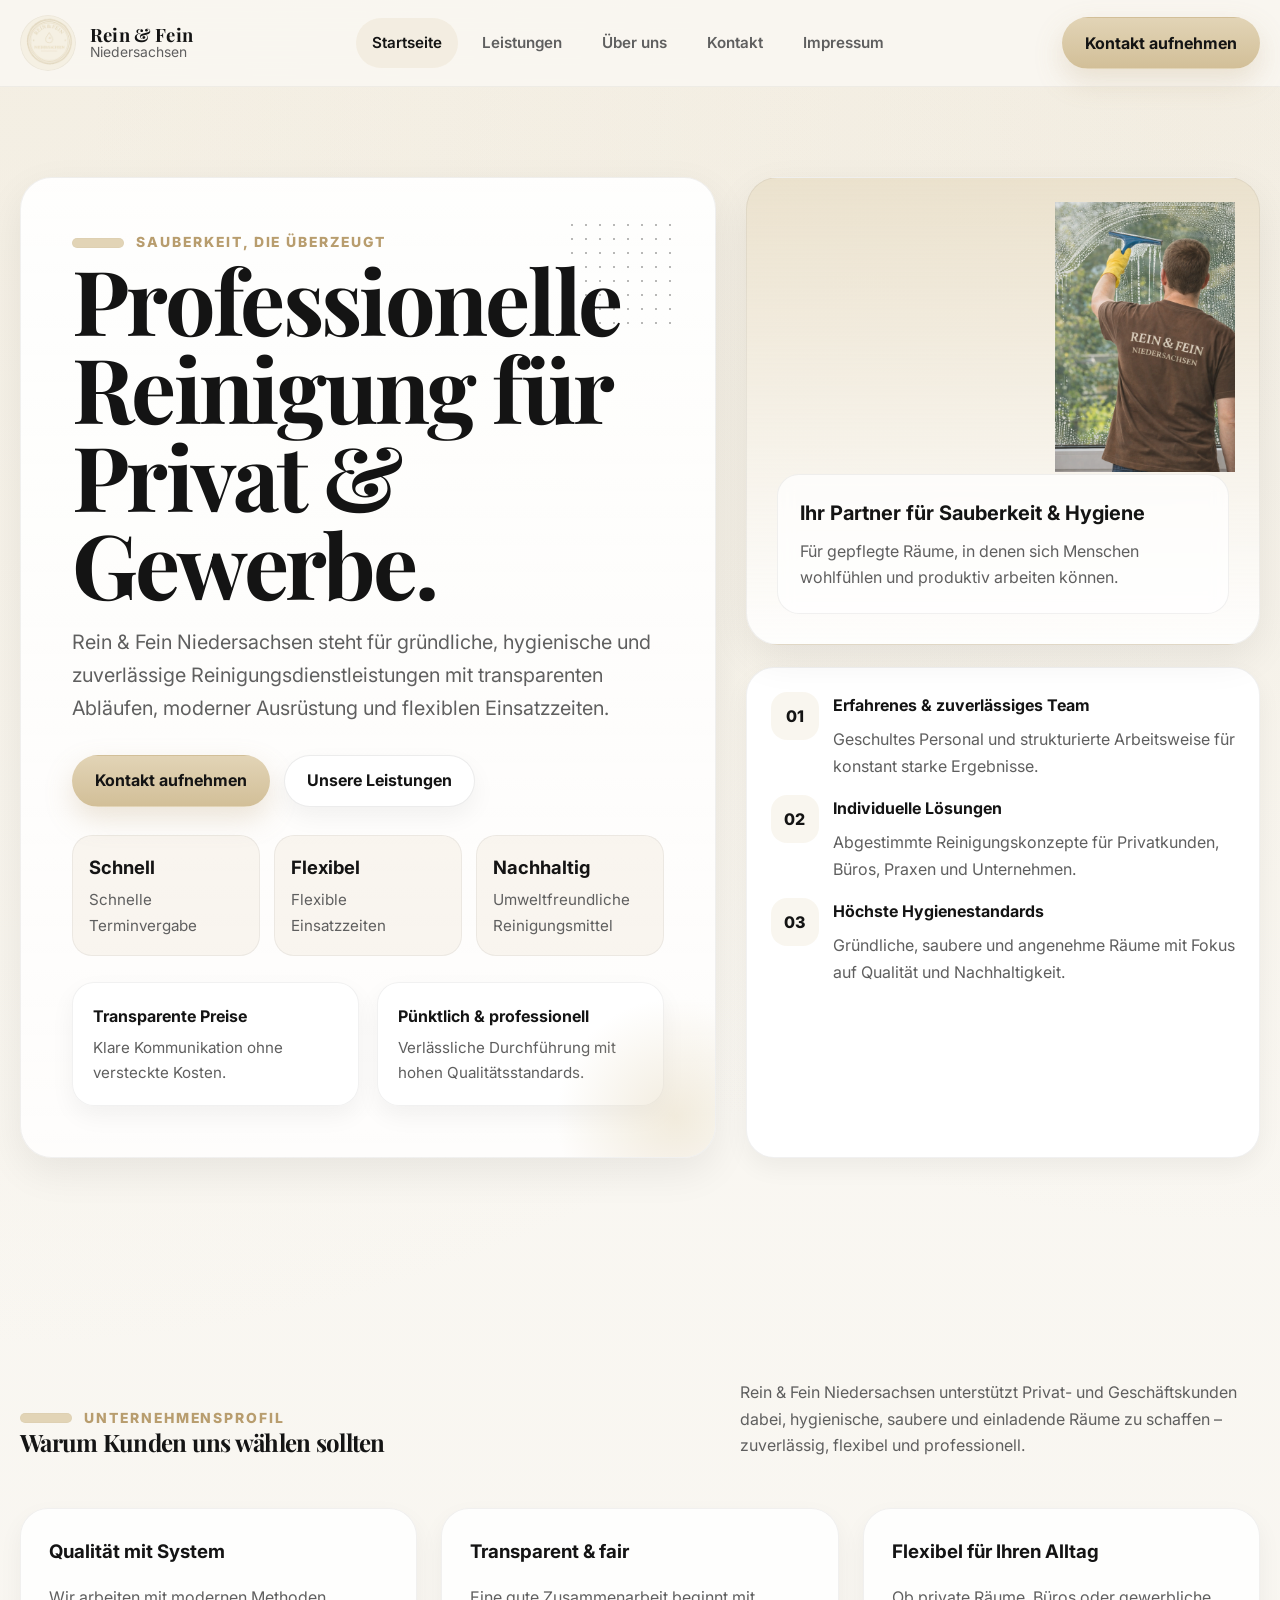
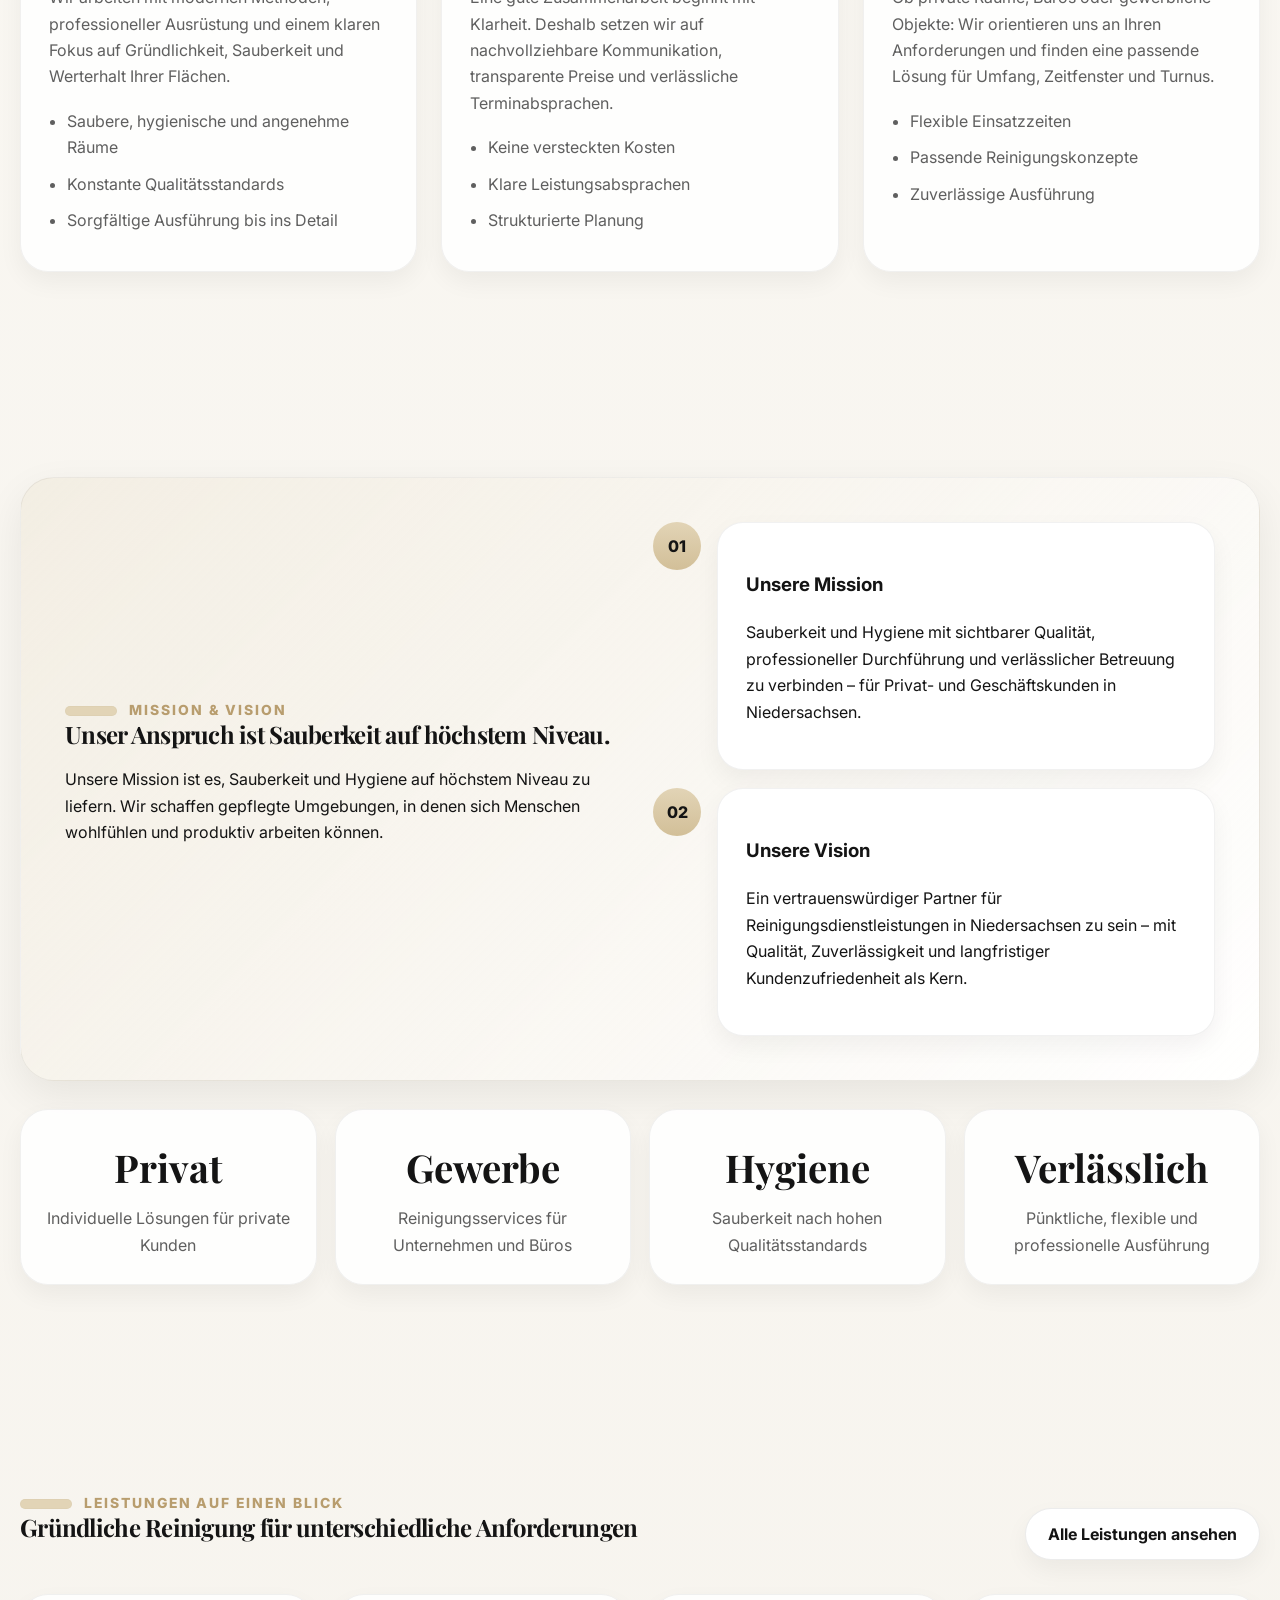
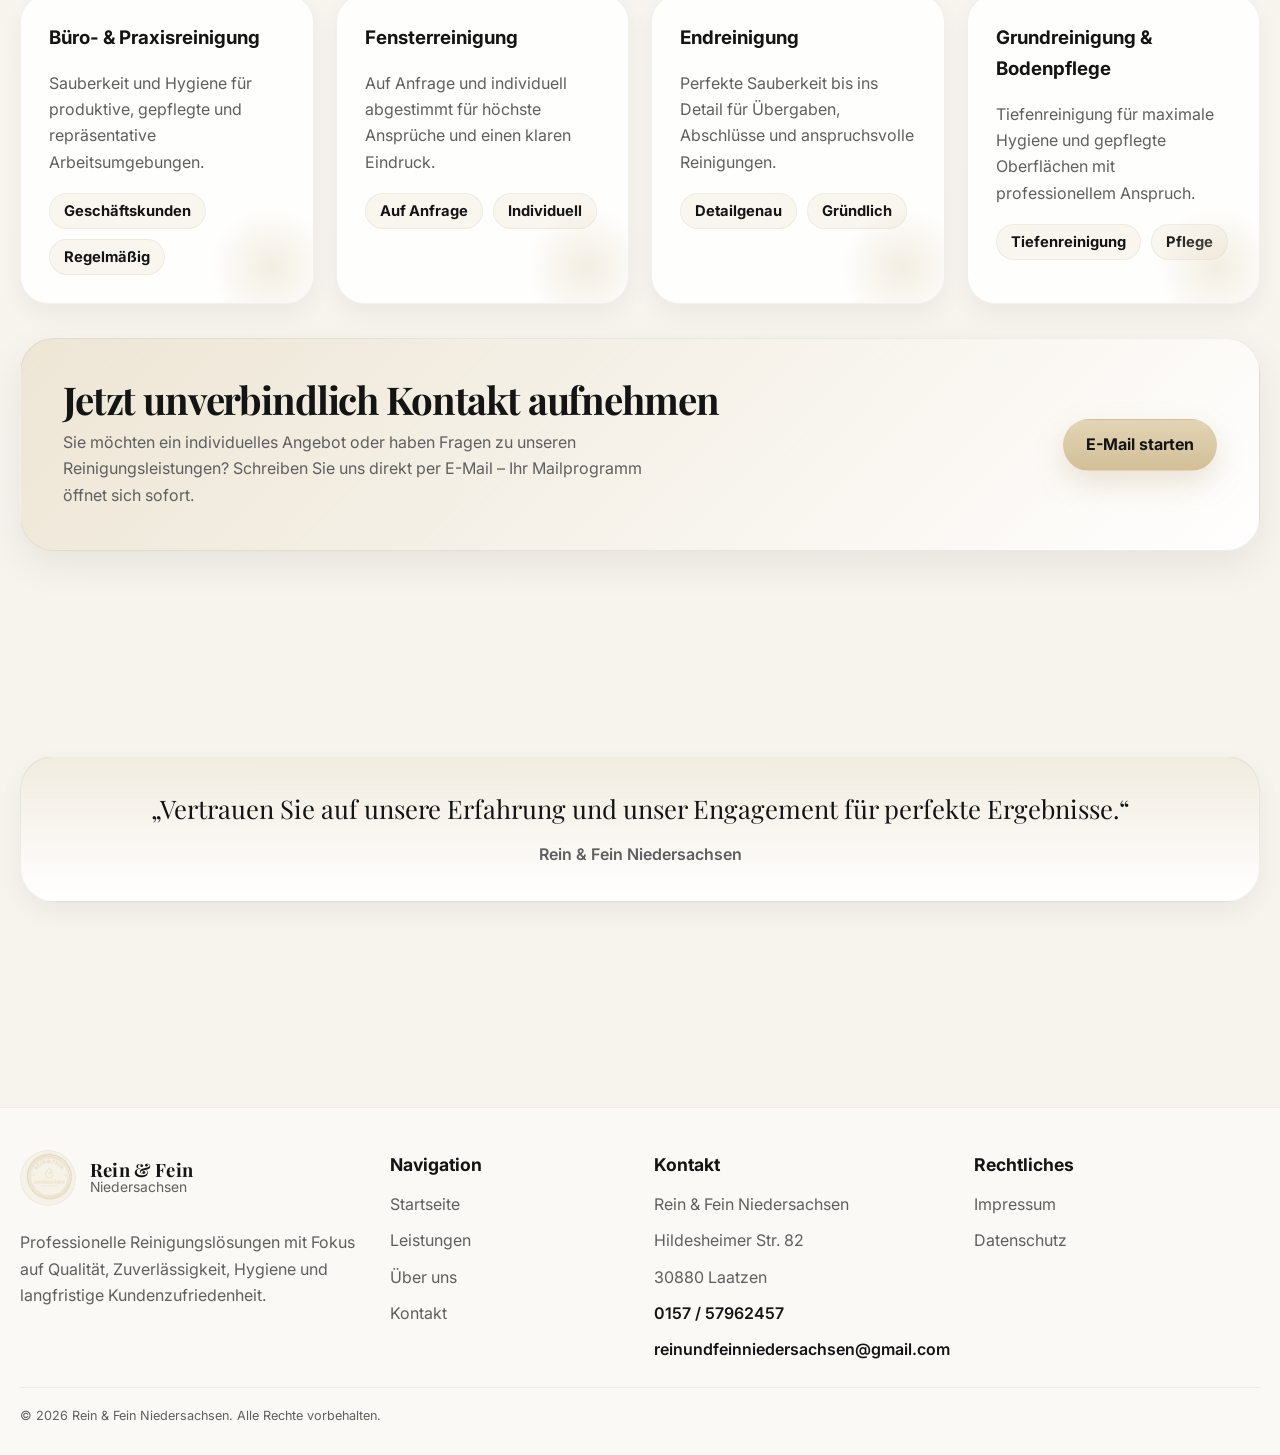
<file: index.html>
<!DOCTYPE html>
<html lang="de">
<head>
  <title>Rein & Fein Niedersachsen | Professionelle Reinigungsdienstleistungen</title>

<meta charset="UTF-8">
<meta name="viewport" content="width=device-width, initial-scale=1.0">
<meta name="description" content="Rein & Fein Niedersachsen — professionelle Reinigungsdienstleistungen für Privat- und Geschäftskunden in Niedersachsen.">
<meta name="theme-color" content="#e2d4b6">
<link rel="preconnect" href="https://fonts.googleapis.com">
<link rel="preconnect" href="https://fonts.gstatic.com" crossorigin>
<link href="https://fonts.googleapis.com/css2?family=Inter:wght@400;500;600;700;800&family=Playfair+Display:wght@600;700;800&display=swap" rel="stylesheet">
<link rel="stylesheet" href="styles.css">
<link rel="icon" type="image/png" href="assets/logo.png">

</head>
<body data-page="home">

<header class="site-header">
  <div class="container header-inner">
    <a class="brand" href="index.html" aria-label="Rein & Fein Niedersachsen Startseite">
      <img src="assets/logo.png" alt="Rein & Fein Niedersachsen Logo">
      <span class="brand-copy">
        <span class="brand-title">Rein &amp; Fein</span>
        <span class="brand-subtitle">Niedersachsen</span>
      </span>
    </a>

    <button class="nav-toggle" aria-label="Navigation öffnen">
      <span></span>
    </button>

    <nav class="site-nav" aria-label="Hauptnavigation">
      <a href="index.html" data-page="home">Startseite</a>
      <a href="leistungen.html" data-page="services">Leistungen</a>
      <a href="ueber-uns.html" data-page="about">Über uns</a>
      <a href="kontakt.html" data-page="contact">Kontakt</a>
      <a href="impressum.html" data-page="legal">Impressum</a>
    </nav>

    <div class="header-actions">
      <a class="btn btn-primary" href="mailto:reinundfeinniedersachsen@gmail.com?subject=Anfrage%20an%20Rein%20%26%20Fein%20Niedersachsen">Kontakt aufnehmen</a>
    </div>
  </div>
</header>


  <main>
    <section class="hero">
      <div class="container hero-grid">
        <div class="hero-panel reveal">
          <div class="hero-pattern"></div>
          <span class="eyebrow">Sauberkeit, die überzeugt</span>
          <h1>Professionelle Reinigung für Privat &amp; Gewerbe.</h1>
          <p class="lead">
            Rein &amp; Fein Niedersachsen steht für gründliche, hygienische und
            zuverlässige Reinigungsdienstleistungen mit transparenten Abläufen,
            moderner Ausrüstung und flexiblen Einsatzzeiten.
          </p>

          <div class="hero-actions">
            <a class="btn btn-primary" href="mailto:reinundfeinniedersachsen@gmail.com?subject=Anfrage%20Reinigung&body=Hallo%20Rein%20%26%20Fein%20Niedersachsen,%0D%0A%0D%0Aich%20möchte%20gerne%20weitere%20Informationen%20zu%20Ihren%20Reinigungsdienstleistungen.">Kontakt aufnehmen</a>
            <a class="btn btn-secondary" href="leistungen.html">Unsere Leistungen</a>
          </div>

          <div class="hero-badges">
            <div class="badge-box">
              <strong>Schnell</strong>
              <span>Schnelle Terminvergabe</span>
            </div>
            <div class="badge-box">
              <strong>Flexibel</strong>
              <span>Flexible Einsatzzeiten</span>
            </div>
            <div class="badge-box">
              <strong>Nachhaltig</strong>
              <span>Umweltfreundliche Reinigungsmittel</span>
            </div>
          </div>

          <div class="hero-mini-grid">
            <div class="hero-mini-card">
              <strong>Transparente Preise</strong>
              <p>Klare Kommunikation ohne versteckte Kosten.</p>
            </div>
            <div class="hero-mini-card">
              <strong>Pünktlich &amp; professionell</strong>
              <p>Verlässliche Durchführung mit hohen Qualitätsstandards.</p>
            </div>
          </div>
        </div>

        <aside class="hero-aside reveal">
          <div class="visual-card">
            <img class="visual-card-logo" src="assets/logo2.png" alt="Logo Rein & Fein Niedersachsen">
            <div class="visual-content">
              <h3>Ihr Partner für Sauberkeit &amp; Hygiene</h3>
              <p>
                Für gepflegte Räume, in denen sich Menschen wohlfühlen
                und produktiv arbeiten können.
              </p>
            </div>
          </div>

          <div class="info-card">
            <div class="info-list">
              <div class="info-item">
                <div class="info-icon">01</div>
                <div>
                  <h4>Erfahrenes &amp; zuverlässiges Team</h4>
                  <p>Geschultes Personal und strukturierte Arbeitsweise für konstant starke Ergebnisse.</p>
                </div>
              </div>
              <div class="info-item">
                <div class="info-icon">02</div>
                <div>
                  <h4>Individuelle Lösungen</h4>
                  <p>Abgestimmte Reinigungskonzepte für Privatkunden, Büros, Praxen und Unternehmen.</p>
                </div>
              </div>
              <div class="info-item">
                <div class="info-icon">03</div>
                <div>
                  <h4>Höchste Hygienestandards</h4>
                  <p>Gründliche, saubere und angenehme Räume mit Fokus auf Qualität und Nachhaltigkeit.</p>
                </div>
              </div>
            </div>
          </div>
        </aside>
      </div>
    </section>

    <section class="section">
      <div class="container">
        <div class="section-top reveal">
          <div>
            <span class="eyebrow">Unternehmensprofil</span>
            <h2>Warum Kunden uns wählen sollten</h2>
          </div>
          <p class="muted" style="max-width:52ch;">
            Rein &amp; Fein Niedersachsen unterstützt Privat- und Geschäftskunden dabei,
            hygienische, saubere und einladende Räume zu schaffen – zuverlässig, flexibel und professionell.
          </p>
        </div>

        <div class="grid-3">
          <article class="feature-card reveal">
            <h3>Qualität mit System</h3>
            <p>
              Wir arbeiten mit modernen Methoden, professioneller Ausrüstung und einem klaren Fokus auf
              Gründlichkeit, Sauberkeit und Werterhalt Ihrer Flächen.
            </p>
            <ul>
              <li>Saubere, hygienische und angenehme Räume</li>
              <li>Konstante Qualitätsstandards</li>
              <li>Sorgfältige Ausführung bis ins Detail</li>
            </ul>
          </article>

          <article class="feature-card reveal">
            <h3>Transparent &amp; fair</h3>
            <p>
              Eine gute Zusammenarbeit beginnt mit Klarheit. Deshalb setzen wir auf nachvollziehbare
              Kommunikation, transparente Preise und verlässliche Terminabsprachen.
            </p>
            <ul>
              <li>Keine versteckten Kosten</li>
              <li>Klare Leistungsabsprachen</li>
              <li>Strukturierte Planung</li>
            </ul>
          </article>

          <article class="feature-card reveal">
            <h3>Flexibel für Ihren Alltag</h3>
            <p>
              Ob private Räume, Büros oder gewerbliche Objekte: Wir orientieren uns an Ihren Anforderungen
              und finden eine passende Lösung für Umfang, Zeitfenster und Turnus.
            </p>
            <ul>
              <li>Flexible Einsatzzeiten</li>
              <li>Passende Reinigungskonzepte</li>
              <li>Zuverlässige Ausführung</li>
            </ul>
          </article>
        </div>
      </div>
    </section>

    <section class="section">
      <div class="container">
        <div class="highlight-block reveal">
          <div class="highlight-grid">
            <div>
              <span class="eyebrow">Mission &amp; Vision</span>
              <h2>Unser Anspruch ist Sauberkeit auf höchstem Niveau.</h2>
              <p class="lead">
                Unsere Mission ist es, Sauberkeit und Hygiene auf höchstem Niveau zu liefern.
                Wir schaffen gepflegte Umgebungen, in denen sich Menschen wohlfühlen und produktiv arbeiten können.
              </p>
            </div>

            <div class="number-list">
              <div class="number-item">
                <div class="number">01</div>
                <div class="mission-box">
                  <h3>Unsere Mission</h3>
                  <p>
                    Sauberkeit und Hygiene mit sichtbarer Qualität, professioneller Durchführung und
                    verlässlicher Betreuung zu verbinden – für Privat- und Geschäftskunden in Niedersachsen.
                  </p>
                </div>
              </div>

              <div class="number-item">
                <div class="number">02</div>
                <div class="vision-box">
                  <h3>Unsere Vision</h3>
                  <p>
                    Ein vertrauenswürdiger Partner für Reinigungsdienstleistungen in Niedersachsen zu sein –
                    mit Qualität, Zuverlässigkeit und langfristiger Kundenzufriedenheit als Kern.
                  </p>
                </div>
              </div>
            </div>
          </div>
        </div>

        <div class="stat-row" style="margin-top:28px;">
          <div class="stat-card reveal">
            <strong>Privat</strong>
            <span>Individuelle Lösungen für private Kunden</span>
          </div>
          <div class="stat-card reveal">
            <strong>Gewerbe</strong>
            <span>Reinigungsservices für Unternehmen und Büros</span>
          </div>
          <div class="stat-card reveal">
            <strong>Hygiene</strong>
            <span>Sauberkeit nach hohen Qualitätsstandards</span>
          </div>
          <div class="stat-card reveal">
            <strong>Verlässlich</strong>
            <span>Pünktliche, flexible und professionelle Ausführung</span>
          </div>
        </div>
      </div>
    </section>

    <section class="section">
      <div class="container">
        <div class="section-top reveal">
          <div>
            <span class="eyebrow">Leistungen auf einen Blick</span>
            <h2>Gründliche Reinigung für unterschiedliche Anforderungen</h2>
          </div>
          <a class="btn btn-secondary" href="leistungen.html">Alle Leistungen ansehen</a>
        </div>

        <div class="grid-4">
          <article class="service-card reveal">
            <h3>Büro- &amp; Praxisreinigung</h3>
            <p>Sauberkeit und Hygiene für produktive, gepflegte und repräsentative Arbeitsumgebungen.</p>
            <div class="service-meta">
              <span class="chip">Geschäftskunden</span>
              <span class="chip">Regelmäßig</span>
            </div>
          </article>

          <article class="service-card reveal">
            <h3>Fensterreinigung</h3>
            <p>Auf Anfrage und individuell abgestimmt für höchste Ansprüche und einen klaren Eindruck.</p>
            <div class="service-meta">
              <span class="chip">Auf Anfrage</span>
              <span class="chip">Individuell</span>
            </div>
          </article>

          <article class="service-card reveal">
            <h3>Endreinigung</h3>
            <p>Perfekte Sauberkeit bis ins Detail für Übergaben, Abschlüsse und anspruchsvolle Reinigungen.</p>
            <div class="service-meta">
              <span class="chip">Detailgenau</span>
              <span class="chip">Gründlich</span>
            </div>
          </article>

          <article class="service-card reveal">
            <h3>Grundreinigung &amp; Bodenpflege</h3>
            <p>Tiefenreinigung für maximale Hygiene und gepflegte Oberflächen mit professionellem Anspruch.</p>
            <div class="service-meta">
              <span class="chip">Tiefenreinigung</span>
              <span class="chip">Pflege</span>
            </div>
          </article>
        </div>

        <div class="cta-band reveal">
          <div>
            <h2>Jetzt unverbindlich Kontakt aufnehmen</h2>
            <p>
              Sie möchten ein individuelles Angebot oder haben Fragen zu unseren Reinigungsleistungen?
              Schreiben Sie uns direkt per E-Mail – Ihr Mailprogramm öffnet sich sofort.
            </p>
          </div>
          <a class="btn btn-primary" href="mailto:reinundfeinniedersachsen@gmail.com?subject=Unverbindliche%20Anfrage&body=Hallo%20Rein%20%26%20Fein%20Niedersachsen,%0D%0A%0D%0Aich%20interessiere%20mich%20für%20Ihre%20Dienstleistungen.">E-Mail starten</a>
        </div>
      </div>
    </section>

    <section class="section">
      <div class="container">
        <div class="quote-box reveal center">
          <blockquote>
            „Vertrauen Sie auf unsere Erfahrung und unser Engagement für perfekte Ergebnisse.“
          </blockquote>
          <cite>Rein &amp; Fein Niedersachsen</cite>
        </div>
      </div>
    </section>
  </main>


<footer class="footer">
  <div class="container">
    <div class="footer-grid">
      <div>
        <a class="brand" href="index.html">
          <img src="assets/logo.png" alt="Rein & Fein Niedersachsen Logo">
          <span class="brand-copy">
            <span class="brand-title">Rein &amp; Fein</span>
            <span class="brand-subtitle">Niedersachsen</span>
          </span>
        </a>
        <p style="margin-top:16px;">
          Professionelle Reinigungslösungen mit Fokus auf Qualität, Zuverlässigkeit,
          Hygiene und langfristige Kundenzufriedenheit.
        </p>
      </div>

      <div>
        <h3>Navigation</h3>
        <ul>
          <li><a href="index.html">Startseite</a></li>
          <li><a href="leistungen.html">Leistungen</a></li>
          <li><a href="ueber-uns.html">Über uns</a></li>
          <li><a href="kontakt.html">Kontakt</a></li>
        </ul>
      </div>

      <div class="footer-contact">
        <h3>Kontakt</h3>
        <ul>
          <li>Rein &amp; Fein Niedersachsen</li>
          <li>Hildesheimer Str. 82</li>
          <li>30880 Laatzen</li>
          <li><a href="tel:+4915757962457">0157 / 57962457</a></li>
          <li><a href="mailto:reinundfeinniedersachsen@gmail.com">reinundfeinniedersachsen@gmail.com</a></li>
        </ul>
      </div>

      <div>
        <h3>Rechtliches</h3>
        <ul>
          <li><a href="impressum.html">Impressum</a></li>
          <li><a href="datenschutz.html">Datenschutz</a></li>
        </ul>
      </div>
    </div>

    <div class="footer-bottom">
      <small>© <span data-year></span> Rein &amp; Fein Niedersachsen. Alle Rechte vorbehalten.</small>
    </div>
  </div>
</footer>
<script src="script.js"></script>

</body>
</html>
</file>
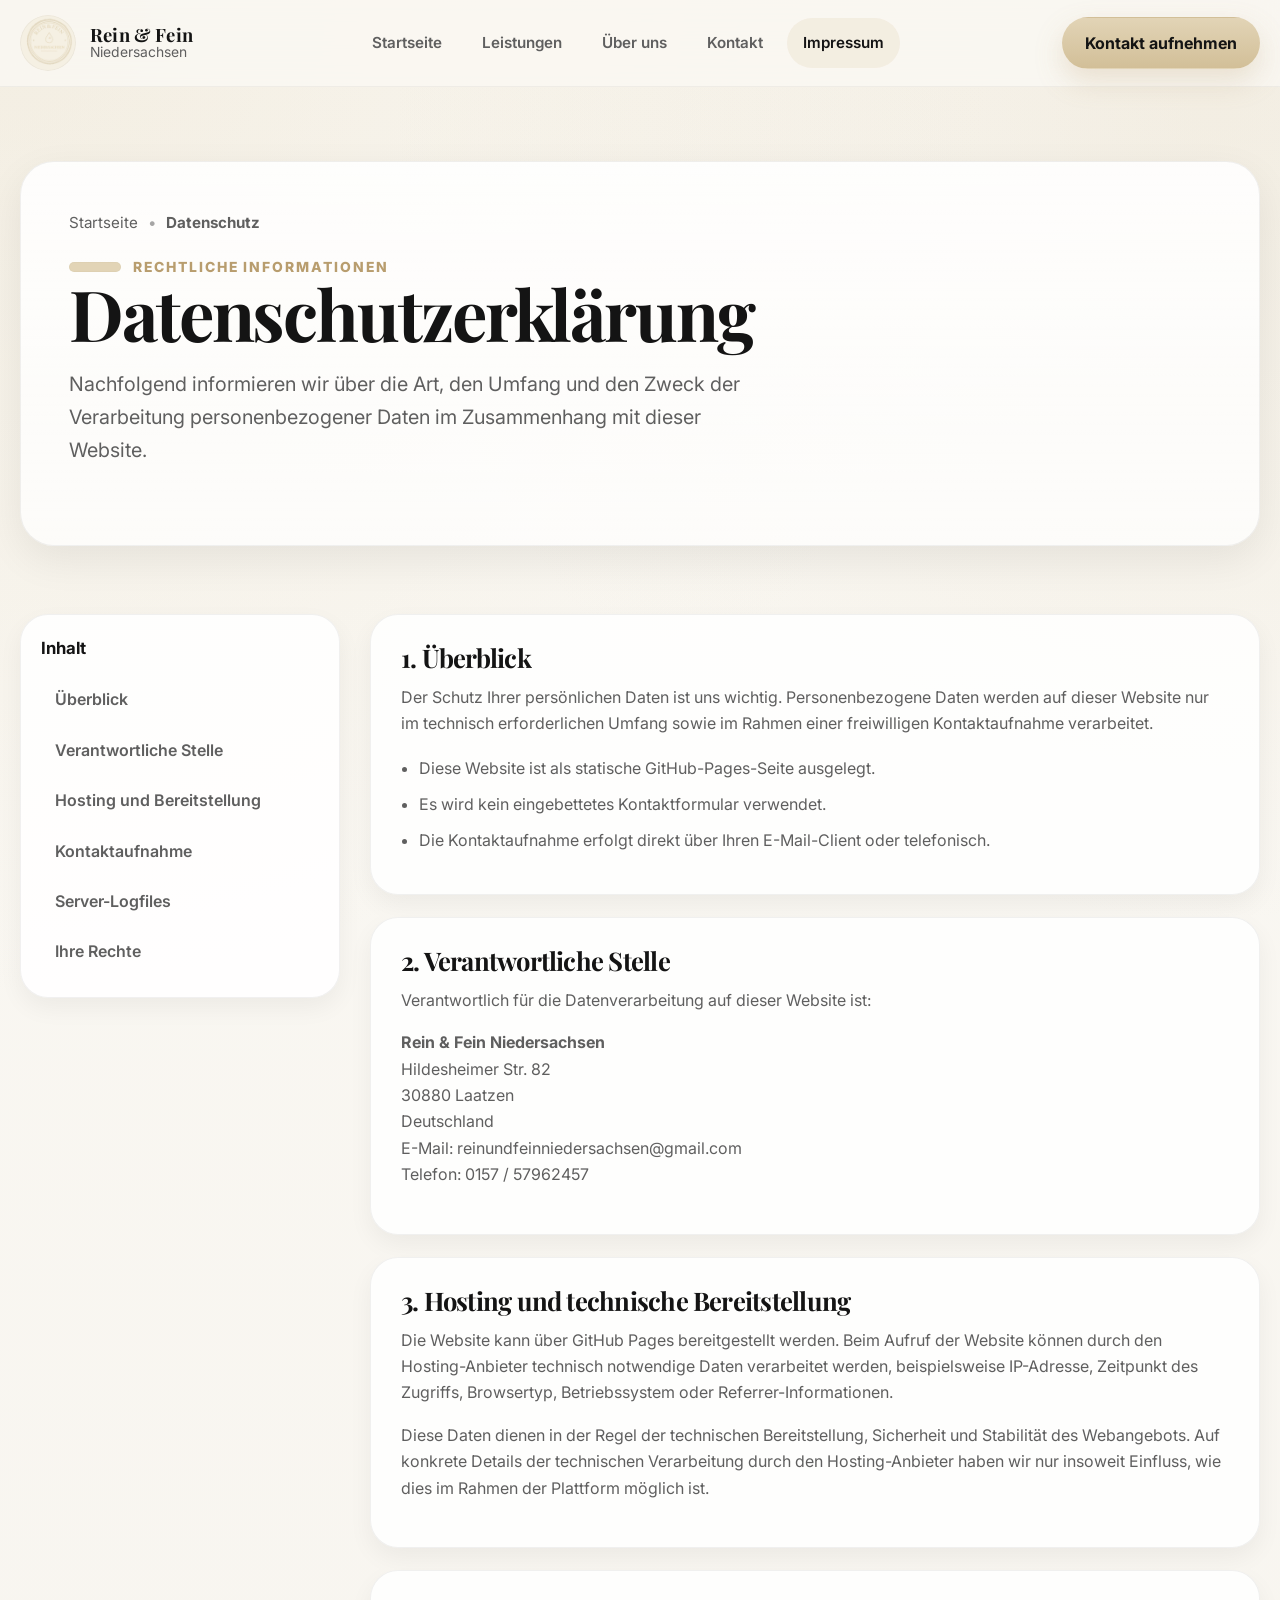
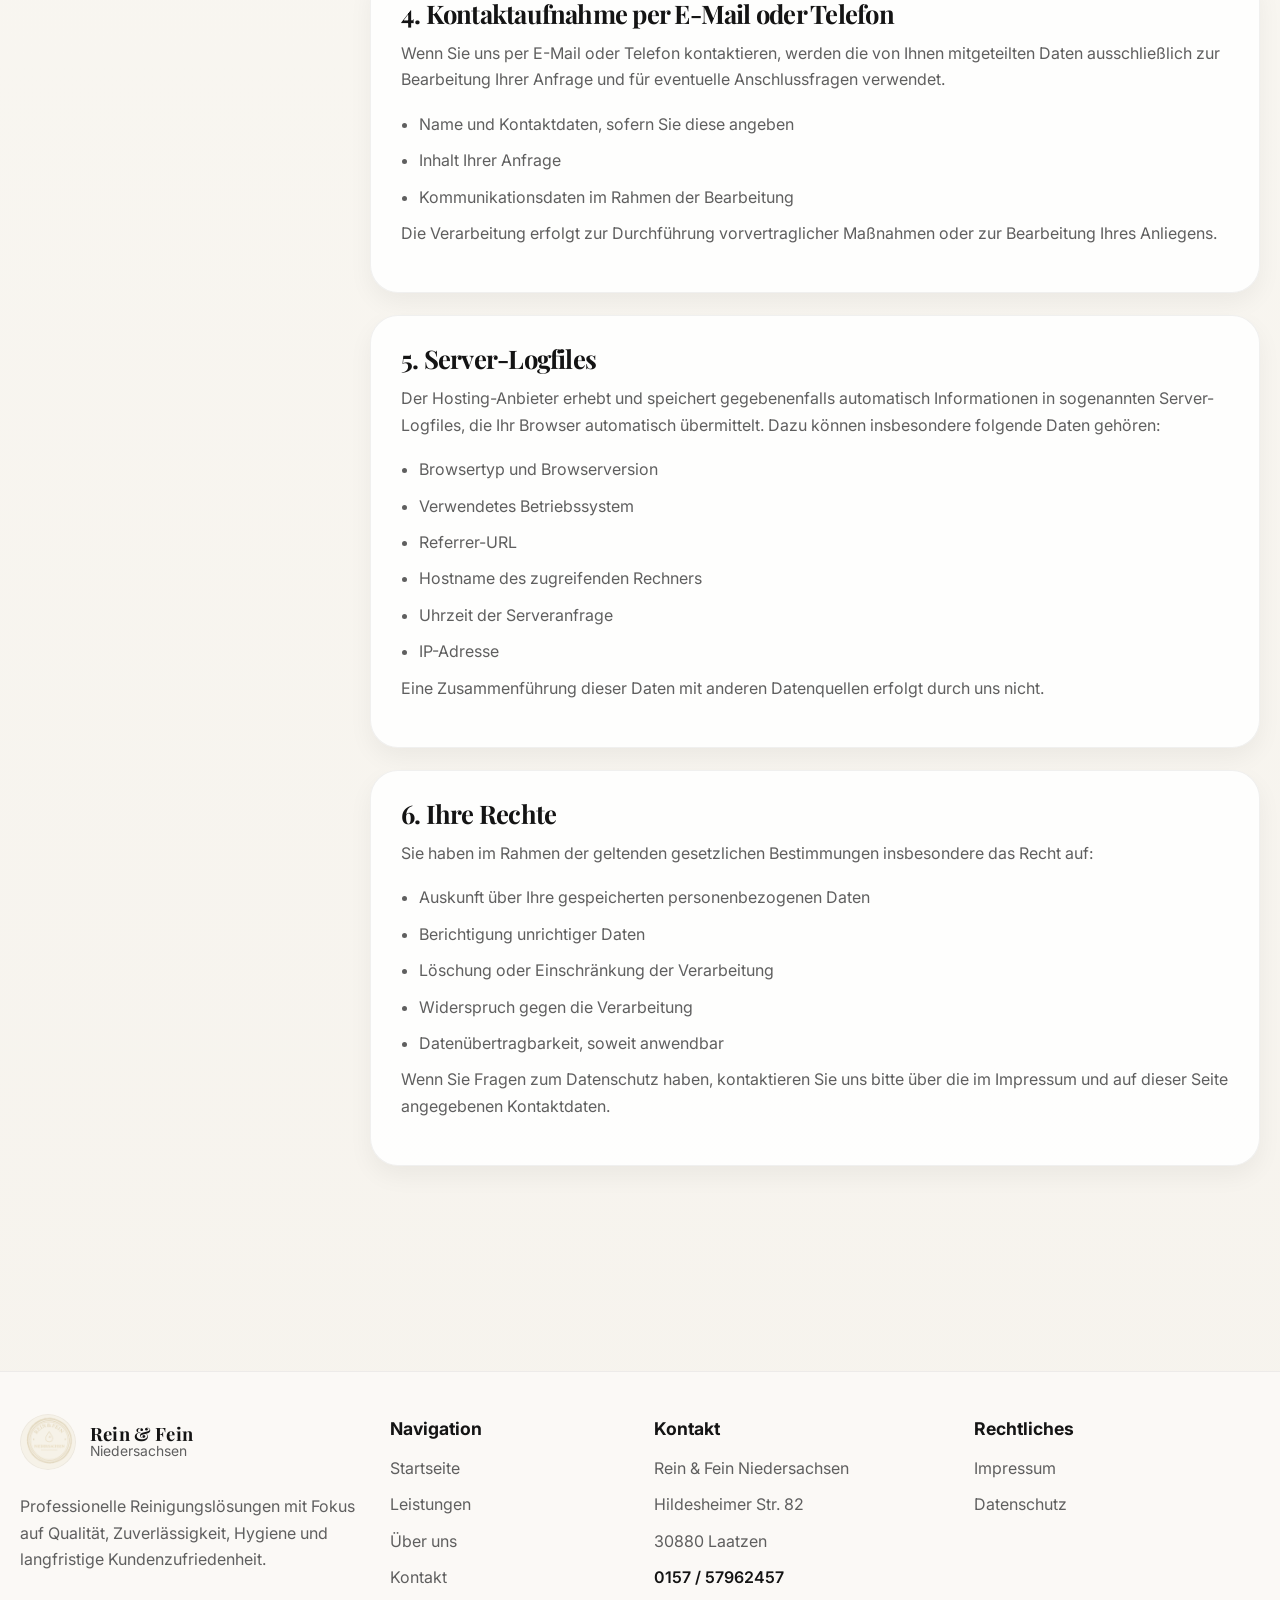
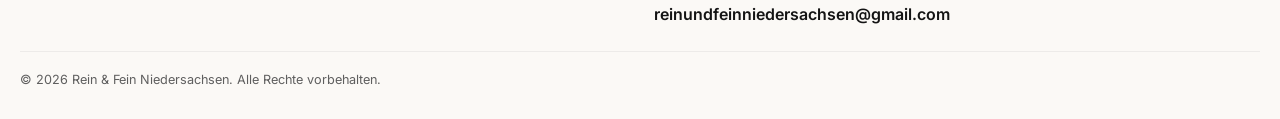
<file: datenschutz.html>
<!DOCTYPE html>
<html lang="de">
<head>
  <title>Datenschutz | Rein & Fein Niedersachsen</title>

<meta charset="UTF-8">
<meta name="viewport" content="width=device-width, initial-scale=1.0">
<meta name="description" content="Rein & Fein Niedersachsen — professionelle Reinigungsdienstleistungen für Privat- und Geschäftskunden in Niedersachsen.">
<meta name="theme-color" content="#e2d4b6">
<link rel="preconnect" href="https://fonts.googleapis.com">
<link rel="preconnect" href="https://fonts.gstatic.com" crossorigin>
<link href="https://fonts.googleapis.com/css2?family=Inter:wght@400;500;600;700;800&family=Playfair+Display:wght@600;700;800&display=swap" rel="stylesheet">
<link rel="stylesheet" href="styles.css">
<link rel="icon" type="image/png" href="assets/logo.png">

</head>
<body data-page="legal">

<header class="site-header">
  <div class="container header-inner">
    <a class="brand" href="index.html" aria-label="Rein & Fein Niedersachsen Startseite">
      <img src="assets/logo.png" alt="Rein & Fein Niedersachsen Logo">
      <span class="brand-copy">
        <span class="brand-title">Rein &amp; Fein</span>
        <span class="brand-subtitle">Niedersachsen</span>
      </span>
    </a>

    <button class="nav-toggle" aria-label="Navigation öffnen">
      <span></span>
    </button>

    <nav class="site-nav" aria-label="Hauptnavigation">
      <a href="index.html" data-page="home">Startseite</a>
      <a href="leistungen.html" data-page="services">Leistungen</a>
      <a href="ueber-uns.html" data-page="about">Über uns</a>
      <a href="kontakt.html" data-page="contact">Kontakt</a>
      <a href="impressum.html" data-page="legal">Impressum</a>
    </nav>

    <div class="header-actions">
      <a class="btn btn-primary" href="mailto:reinundfeinniedersachsen@gmail.com?subject=Anfrage%20an%20Rein%20%26%20Fein%20Niedersachsen">Kontakt aufnehmen</a>
    </div>
  </div>
</header>


  <main>
    <section class="page-hero">
      <div class="container">
        <div class="page-hero-shell reveal">
          <div class="breadcrumbs">
            <a href="index.html">Startseite</a><span>•</span><strong>Datenschutz</strong>
          </div>
          <span class="eyebrow">Rechtliche Informationen</span>
          <h1>Datenschutzerklärung</h1>
          <p class="lead">
            Nachfolgend informieren wir über die Art, den Umfang und den Zweck der Verarbeitung personenbezogener Daten
            im Zusammenhang mit dieser Website.
          </p>
        </div>
      </div>
    </section>

    <section class="section" style="padding-top:34px;">
      <div class="container legal-layout">
        <aside class="legal-nav reveal">
          <h3>Inhalt</h3>
          <a href="#ueberblick">Überblick</a>
          <a href="#verantwortliche">Verantwortliche Stelle</a>
          <a href="#hosting">Hosting und Bereitstellung</a>
          <a href="#kontaktaufnahme">Kontaktaufnahme</a>
          <a href="#serverlogs">Server-Logfiles</a>
          <a href="#rechte">Ihre Rechte</a>
        </aside>

        <article class="legal-article">
          <section class="legal-section reveal" id="ueberblick">
            <h2>1. Überblick</h2>
            <p>
              Der Schutz Ihrer persönlichen Daten ist uns wichtig. Personenbezogene Daten werden auf dieser Website
              nur im technisch erforderlichen Umfang sowie im Rahmen einer freiwilligen Kontaktaufnahme verarbeitet.
            </p>
            <ul class="legal-list">
              <li>Diese Website ist als statische GitHub-Pages-Seite ausgelegt.</li>
              <li>Es wird kein eingebettetes Kontaktformular verwendet.</li>
              <li>Die Kontaktaufnahme erfolgt direkt über Ihren E-Mail-Client oder telefonisch.</li>
            </ul>
          </section>

          <section class="legal-section reveal" id="verantwortliche">
            <h2>2. Verantwortliche Stelle</h2>
            <p>
              Verantwortlich für die Datenverarbeitung auf dieser Website ist:
            </p>
            <p>
              <strong>Rein &amp; Fein Niedersachsen</strong><br>
              Hildesheimer Str. 82<br>
              30880 Laatzen<br>
              Deutschland<br>
              E-Mail: <a href="mailto:reinundfeinniedersachsen@gmail.com">reinundfeinniedersachsen@gmail.com</a><br>
              Telefon: <a href="tel:+4915757962457">0157 / 57962457</a>
            </p>
          </section>

          <section class="legal-section reveal" id="hosting">
            <h2>3. Hosting und technische Bereitstellung</h2>
            <p>
              Die Website kann über GitHub Pages bereitgestellt werden. Beim Aufruf der Website können durch den Hosting-Anbieter
              technisch notwendige Daten verarbeitet werden, beispielsweise IP-Adresse, Zeitpunkt des Zugriffs, Browsertyp,
              Betriebssystem oder Referrer-Informationen.
            </p>
            <p>
              Diese Daten dienen in der Regel der technischen Bereitstellung, Sicherheit und Stabilität des Webangebots.
              Auf konkrete Details der technischen Verarbeitung durch den Hosting-Anbieter haben wir nur insoweit Einfluss,
              wie dies im Rahmen der Plattform möglich ist.
            </p>
          </section>

          <section class="legal-section reveal" id="kontaktaufnahme">
            <h2>4. Kontaktaufnahme per E-Mail oder Telefon</h2>
            <p>
              Wenn Sie uns per E-Mail oder Telefon kontaktieren, werden die von Ihnen mitgeteilten Daten ausschließlich
              zur Bearbeitung Ihrer Anfrage und für eventuelle Anschlussfragen verwendet.
            </p>
            <ul class="legal-list">
              <li>Name und Kontaktdaten, sofern Sie diese angeben</li>
              <li>Inhalt Ihrer Anfrage</li>
              <li>Kommunikationsdaten im Rahmen der Bearbeitung</li>
            </ul>
            <p>
              Die Verarbeitung erfolgt zur Durchführung vorvertraglicher Maßnahmen oder zur Bearbeitung Ihres Anliegens.
            </p>
          </section>

          <section class="legal-section reveal" id="serverlogs">
            <h2>5. Server-Logfiles</h2>
            <p>
              Der Hosting-Anbieter erhebt und speichert gegebenenfalls automatisch Informationen in sogenannten Server-Logfiles,
              die Ihr Browser automatisch übermittelt. Dazu können insbesondere folgende Daten gehören:
            </p>
            <ul class="legal-list">
              <li>Browsertyp und Browserversion</li>
              <li>Verwendetes Betriebssystem</li>
              <li>Referrer-URL</li>
              <li>Hostname des zugreifenden Rechners</li>
              <li>Uhrzeit der Serveranfrage</li>
              <li>IP-Adresse</li>
            </ul>
            <p>
              Eine Zusammenführung dieser Daten mit anderen Datenquellen erfolgt durch uns nicht.
            </p>
          </section>

          <section class="legal-section reveal" id="rechte">
            <h2>6. Ihre Rechte</h2>
            <p>
              Sie haben im Rahmen der geltenden gesetzlichen Bestimmungen insbesondere das Recht auf:
            </p>
            <ul class="legal-list">
              <li>Auskunft über Ihre gespeicherten personenbezogenen Daten</li>
              <li>Berichtigung unrichtiger Daten</li>
              <li>Löschung oder Einschränkung der Verarbeitung</li>
              <li>Widerspruch gegen die Verarbeitung</li>
              <li>Datenübertragbarkeit, soweit anwendbar</li>
            </ul>
            <p>
              Wenn Sie Fragen zum Datenschutz haben, kontaktieren Sie uns bitte über die im Impressum und auf dieser Seite angegebenen Kontaktdaten.
            </p>
          </section>
        </article>
      </div>
    </section>
  </main>


<footer class="footer">
  <div class="container">
    <div class="footer-grid">
      <div>
        <a class="brand" href="index.html">
          <img src="assets/logo.png" alt="Rein & Fein Niedersachsen Logo">
          <span class="brand-copy">
            <span class="brand-title">Rein &amp; Fein</span>
            <span class="brand-subtitle">Niedersachsen</span>
          </span>
        </a>
        <p style="margin-top:16px;">
          Professionelle Reinigungslösungen mit Fokus auf Qualität, Zuverlässigkeit,
          Hygiene und langfristige Kundenzufriedenheit.
        </p>
      </div>

      <div>
        <h3>Navigation</h3>
        <ul>
          <li><a href="index.html">Startseite</a></li>
          <li><a href="leistungen.html">Leistungen</a></li>
          <li><a href="ueber-uns.html">Über uns</a></li>
          <li><a href="kontakt.html">Kontakt</a></li>
        </ul>
      </div>

      <div class="footer-contact">
        <h3>Kontakt</h3>
        <ul>
          <li>Rein &amp; Fein Niedersachsen</li>
          <li>Hildesheimer Str. 82</li>
          <li>30880 Laatzen</li>
          <li><a href="tel:+4915757962457">0157 / 57962457</a></li>
          <li><a href="mailto:reinundfeinniedersachsen@gmail.com">reinundfeinniedersachsen@gmail.com</a></li>
        </ul>
      </div>

      <div>
        <h3>Rechtliches</h3>
        <ul>
          <li><a href="impressum.html">Impressum</a></li>
          <li><a href="datenschutz.html">Datenschutz</a></li>
        </ul>
      </div>
    </div>

    <div class="footer-bottom">
      <small>© <span data-year></span> Rein &amp; Fein Niedersachsen. Alle Rechte vorbehalten.</small>
    </div>
  </div>
</footer>
<script src="script.js"></script>

</body>
</html>
</file>
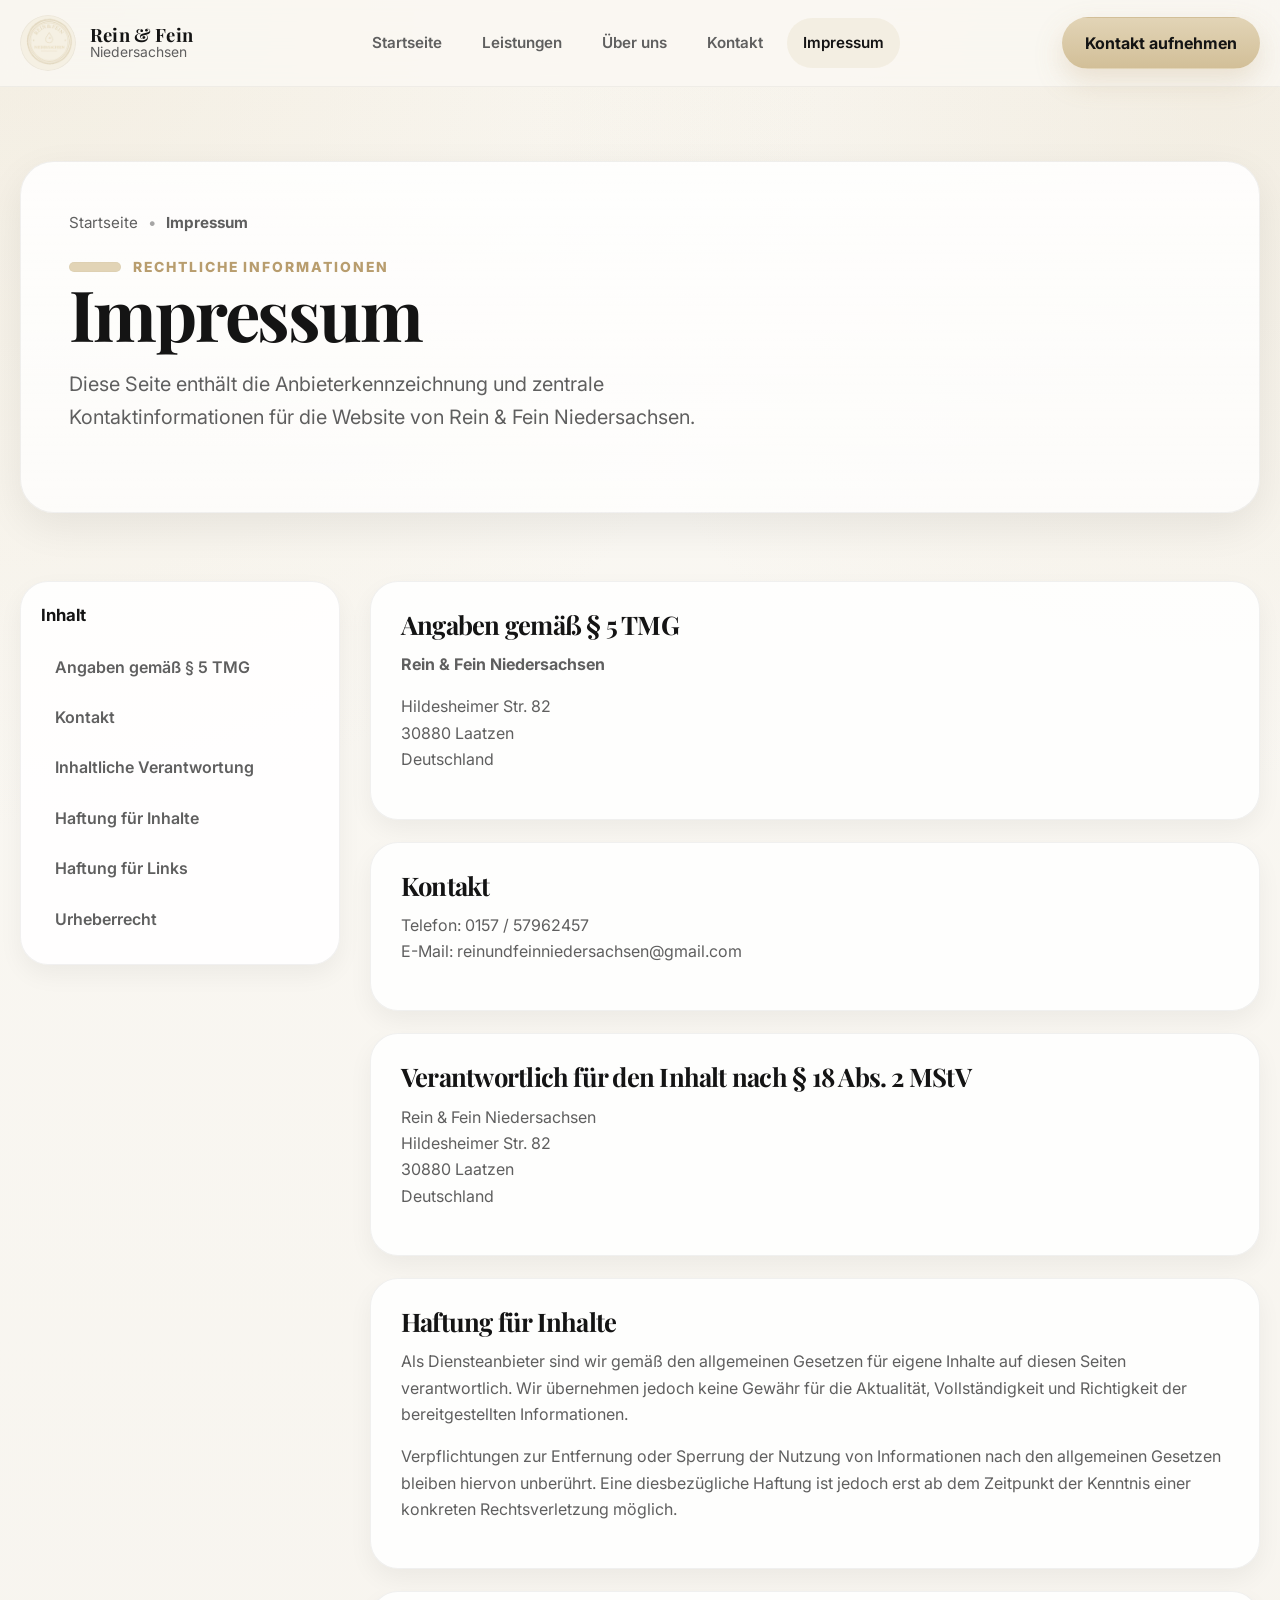
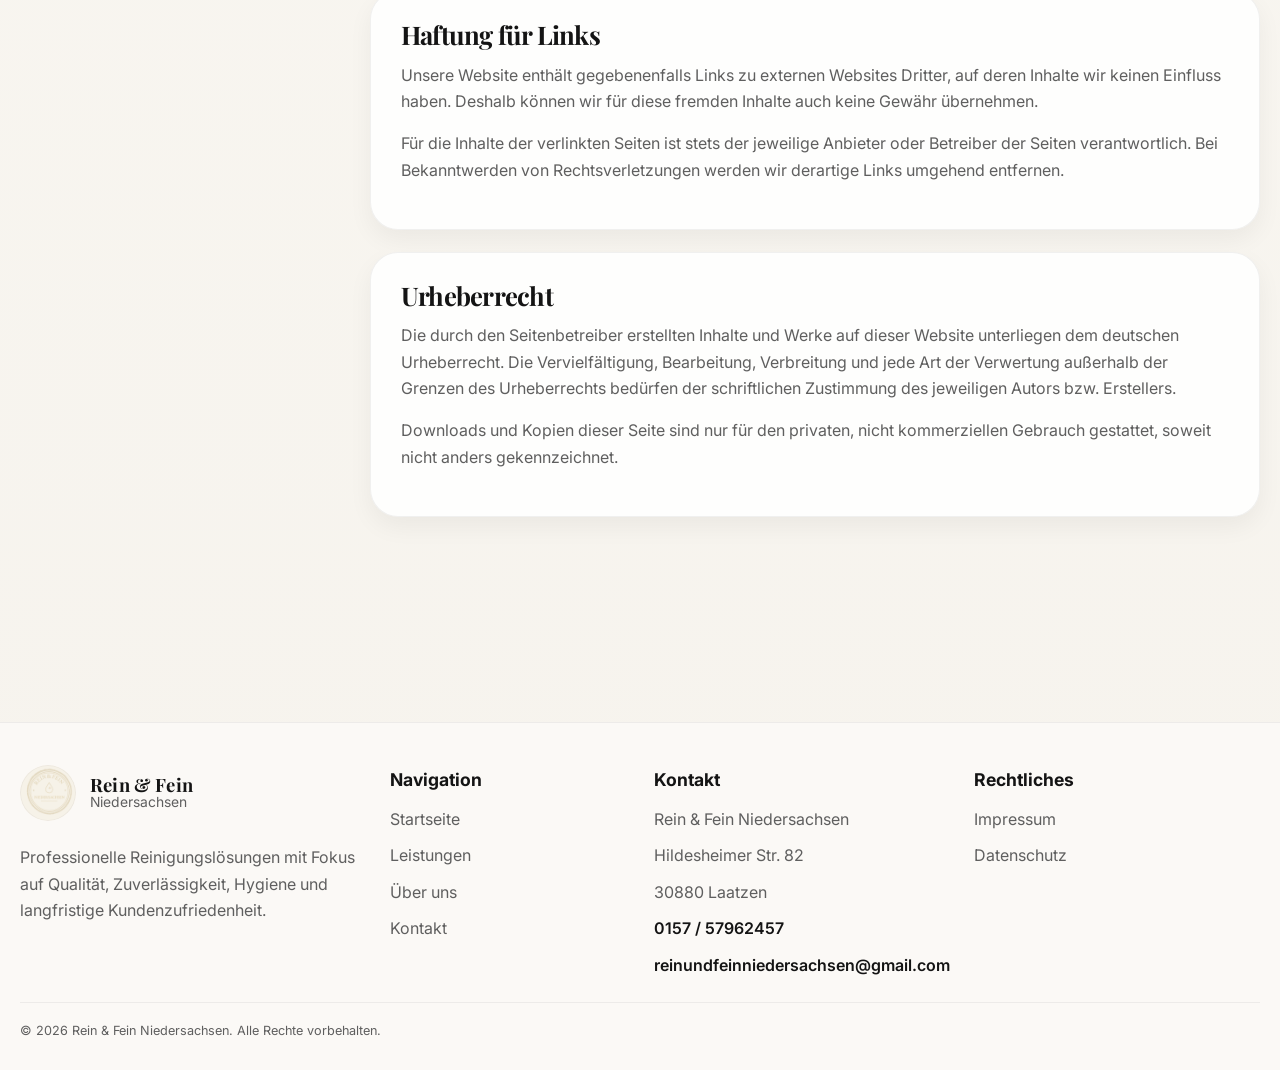
<file: impressum.html>
<!DOCTYPE html>
<html lang="de">
<head>
  <title>Impressum | Rein & Fein Niedersachsen</title>

<meta charset="UTF-8">
<meta name="viewport" content="width=device-width, initial-scale=1.0">
<meta name="description" content="Rein & Fein Niedersachsen — professionelle Reinigungsdienstleistungen für Privat- und Geschäftskunden in Niedersachsen.">
<meta name="theme-color" content="#e2d4b6">
<link rel="preconnect" href="https://fonts.googleapis.com">
<link rel="preconnect" href="https://fonts.gstatic.com" crossorigin>
<link href="https://fonts.googleapis.com/css2?family=Inter:wght@400;500;600;700;800&family=Playfair+Display:wght@600;700;800&display=swap" rel="stylesheet">
<link rel="stylesheet" href="styles.css">
<link rel="icon" type="image/png" href="assets/logo.png">

</head>
<body data-page="legal">

<header class="site-header">
  <div class="container header-inner">
    <a class="brand" href="index.html" aria-label="Rein & Fein Niedersachsen Startseite">
      <img src="assets/logo.png" alt="Rein & Fein Niedersachsen Logo">
      <span class="brand-copy">
        <span class="brand-title">Rein &amp; Fein</span>
        <span class="brand-subtitle">Niedersachsen</span>
      </span>
    </a>

    <button class="nav-toggle" aria-label="Navigation öffnen">
      <span></span>
    </button>

    <nav class="site-nav" aria-label="Hauptnavigation">
      <a href="index.html" data-page="home">Startseite</a>
      <a href="leistungen.html" data-page="services">Leistungen</a>
      <a href="ueber-uns.html" data-page="about">Über uns</a>
      <a href="kontakt.html" data-page="contact">Kontakt</a>
      <a href="impressum.html" data-page="legal">Impressum</a>
    </nav>

    <div class="header-actions">
      <a class="btn btn-primary" href="mailto:reinundfeinniedersachsen@gmail.com?subject=Anfrage%20an%20Rein%20%26%20Fein%20Niedersachsen">Kontakt aufnehmen</a>
    </div>
  </div>
</header>


  <main>
    <section class="page-hero">
      <div class="container">
        <div class="page-hero-shell reveal">
          <div class="breadcrumbs">
            <a href="index.html">Startseite</a><span>•</span><strong>Impressum</strong>
          </div>
          <span class="eyebrow">Rechtliche Informationen</span>
          <h1>Impressum</h1>
          <p class="lead">
            Diese Seite enthält die Anbieterkennzeichnung und zentrale Kontaktinformationen
            für die Website von Rein &amp; Fein Niedersachsen.
          </p>
        </div>
      </div>
    </section>

    <section class="section" style="padding-top:34px;">
      <div class="container legal-layout">
        <aside class="legal-nav reveal">
          <h3>Inhalt</h3>
          <a href="#angaben">Angaben gemäß § 5 TMG</a>
          <a href="#kontakt">Kontakt</a>
          <a href="#verantwortung">Inhaltliche Verantwortung</a>
          <a href="#haftung">Haftung für Inhalte</a>
          <a href="#links">Haftung für Links</a>
          <a href="#urheberrecht">Urheberrecht</a>
        </aside>

        <article class="legal-article">
          <section class="legal-section reveal" id="angaben">
            <h2>Angaben gemäß § 5 TMG</h2>
            <p><strong>Rein &amp; Fein Niedersachsen</strong></p>
            <p>
              Hildesheimer Str. 82<br>
              30880 Laatzen<br>
              Deutschland
            </p>
          </section>

          <section class="legal-section reveal" id="kontakt">
            <h2>Kontakt</h2>
            <p>
              Telefon: <a href="tel:+4915757962457">0157 / 57962457</a><br>
              E-Mail: <a href="mailto:reinundfeinniedersachsen@gmail.com">reinundfeinniedersachsen@gmail.com</a>
            </p>
          </section>

          <section class="legal-section reveal" id="verantwortung">
            <h2>Verantwortlich für den Inhalt nach § 18 Abs. 2 MStV</h2>
            <p>
              Rein &amp; Fein Niedersachsen<br>
              Hildesheimer Str. 82<br>
              30880 Laatzen<br>
              Deutschland
            </p>
          </section>

          <section class="legal-section reveal" id="haftung">
            <h2>Haftung für Inhalte</h2>
            <p>
              Als Diensteanbieter sind wir gemäß den allgemeinen Gesetzen für eigene Inhalte auf diesen Seiten verantwortlich.
              Wir übernehmen jedoch keine Gewähr für die Aktualität, Vollständigkeit und Richtigkeit der bereitgestellten Informationen.
            </p>
            <p>
              Verpflichtungen zur Entfernung oder Sperrung der Nutzung von Informationen nach den allgemeinen Gesetzen bleiben hiervon unberührt.
              Eine diesbezügliche Haftung ist jedoch erst ab dem Zeitpunkt der Kenntnis einer konkreten Rechtsverletzung möglich.
            </p>
          </section>

          <section class="legal-section reveal" id="links">
            <h2>Haftung für Links</h2>
            <p>
              Unsere Website enthält gegebenenfalls Links zu externen Websites Dritter, auf deren Inhalte wir keinen Einfluss haben.
              Deshalb können wir für diese fremden Inhalte auch keine Gewähr übernehmen.
            </p>
            <p>
              Für die Inhalte der verlinkten Seiten ist stets der jeweilige Anbieter oder Betreiber der Seiten verantwortlich.
              Bei Bekanntwerden von Rechtsverletzungen werden wir derartige Links umgehend entfernen.
            </p>
          </section>

          <section class="legal-section reveal" id="urheberrecht">
            <h2>Urheberrecht</h2>
            <p>
              Die durch den Seitenbetreiber erstellten Inhalte und Werke auf dieser Website unterliegen dem deutschen Urheberrecht.
              Die Vervielfältigung, Bearbeitung, Verbreitung und jede Art der Verwertung außerhalb der Grenzen des Urheberrechts
              bedürfen der schriftlichen Zustimmung des jeweiligen Autors bzw. Erstellers.
            </p>
            <p>
              Downloads und Kopien dieser Seite sind nur für den privaten, nicht kommerziellen Gebrauch gestattet,
              soweit nicht anders gekennzeichnet.
            </p>
          </section>
        </article>
      </div>
    </section>
  </main>


<footer class="footer">
  <div class="container">
    <div class="footer-grid">
      <div>
        <a class="brand" href="index.html">
          <img src="assets/logo.png" alt="Rein & Fein Niedersachsen Logo">
          <span class="brand-copy">
            <span class="brand-title">Rein &amp; Fein</span>
            <span class="brand-subtitle">Niedersachsen</span>
          </span>
        </a>
        <p style="margin-top:16px;">
          Professionelle Reinigungslösungen mit Fokus auf Qualität, Zuverlässigkeit,
          Hygiene und langfristige Kundenzufriedenheit.
        </p>
      </div>

      <div>
        <h3>Navigation</h3>
        <ul>
          <li><a href="index.html">Startseite</a></li>
          <li><a href="leistungen.html">Leistungen</a></li>
          <li><a href="ueber-uns.html">Über uns</a></li>
          <li><a href="kontakt.html">Kontakt</a></li>
        </ul>
      </div>

      <div class="footer-contact">
        <h3>Kontakt</h3>
        <ul>
          <li>Rein &amp; Fein Niedersachsen</li>
          <li>Hildesheimer Str. 82</li>
          <li>30880 Laatzen</li>
          <li><a href="tel:+4915757962457">0157 / 57962457</a></li>
          <li><a href="mailto:reinundfeinniedersachsen@gmail.com">reinundfeinniedersachsen@gmail.com</a></li>
        </ul>
      </div>

      <div>
        <h3>Rechtliches</h3>
        <ul>
          <li><a href="impressum.html">Impressum</a></li>
          <li><a href="datenschutz.html">Datenschutz</a></li>
        </ul>
      </div>
    </div>

    <div class="footer-bottom">
      <small>© <span data-year></span> Rein &amp; Fein Niedersachsen. Alle Rechte vorbehalten.</small>
    </div>
  </div>
</footer>
<script src="script.js"></script>

</body>
</html>
</file>
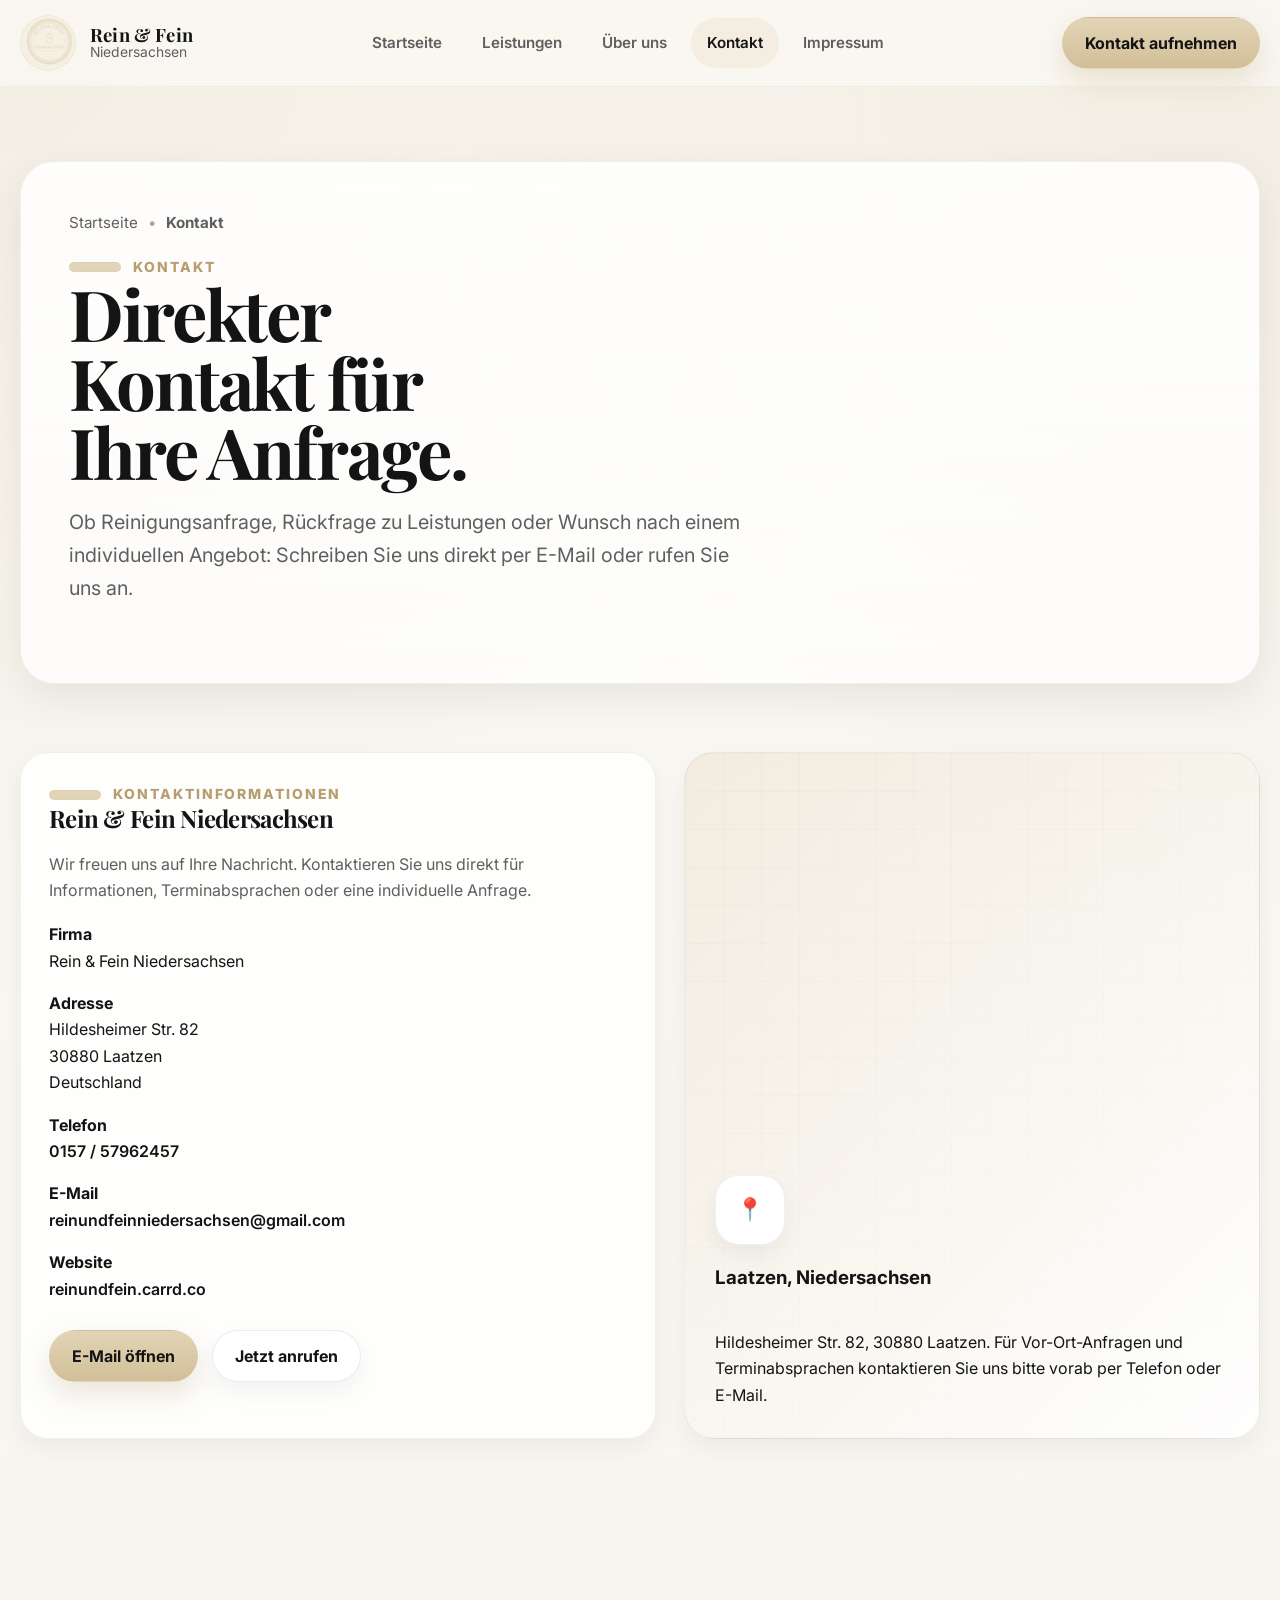
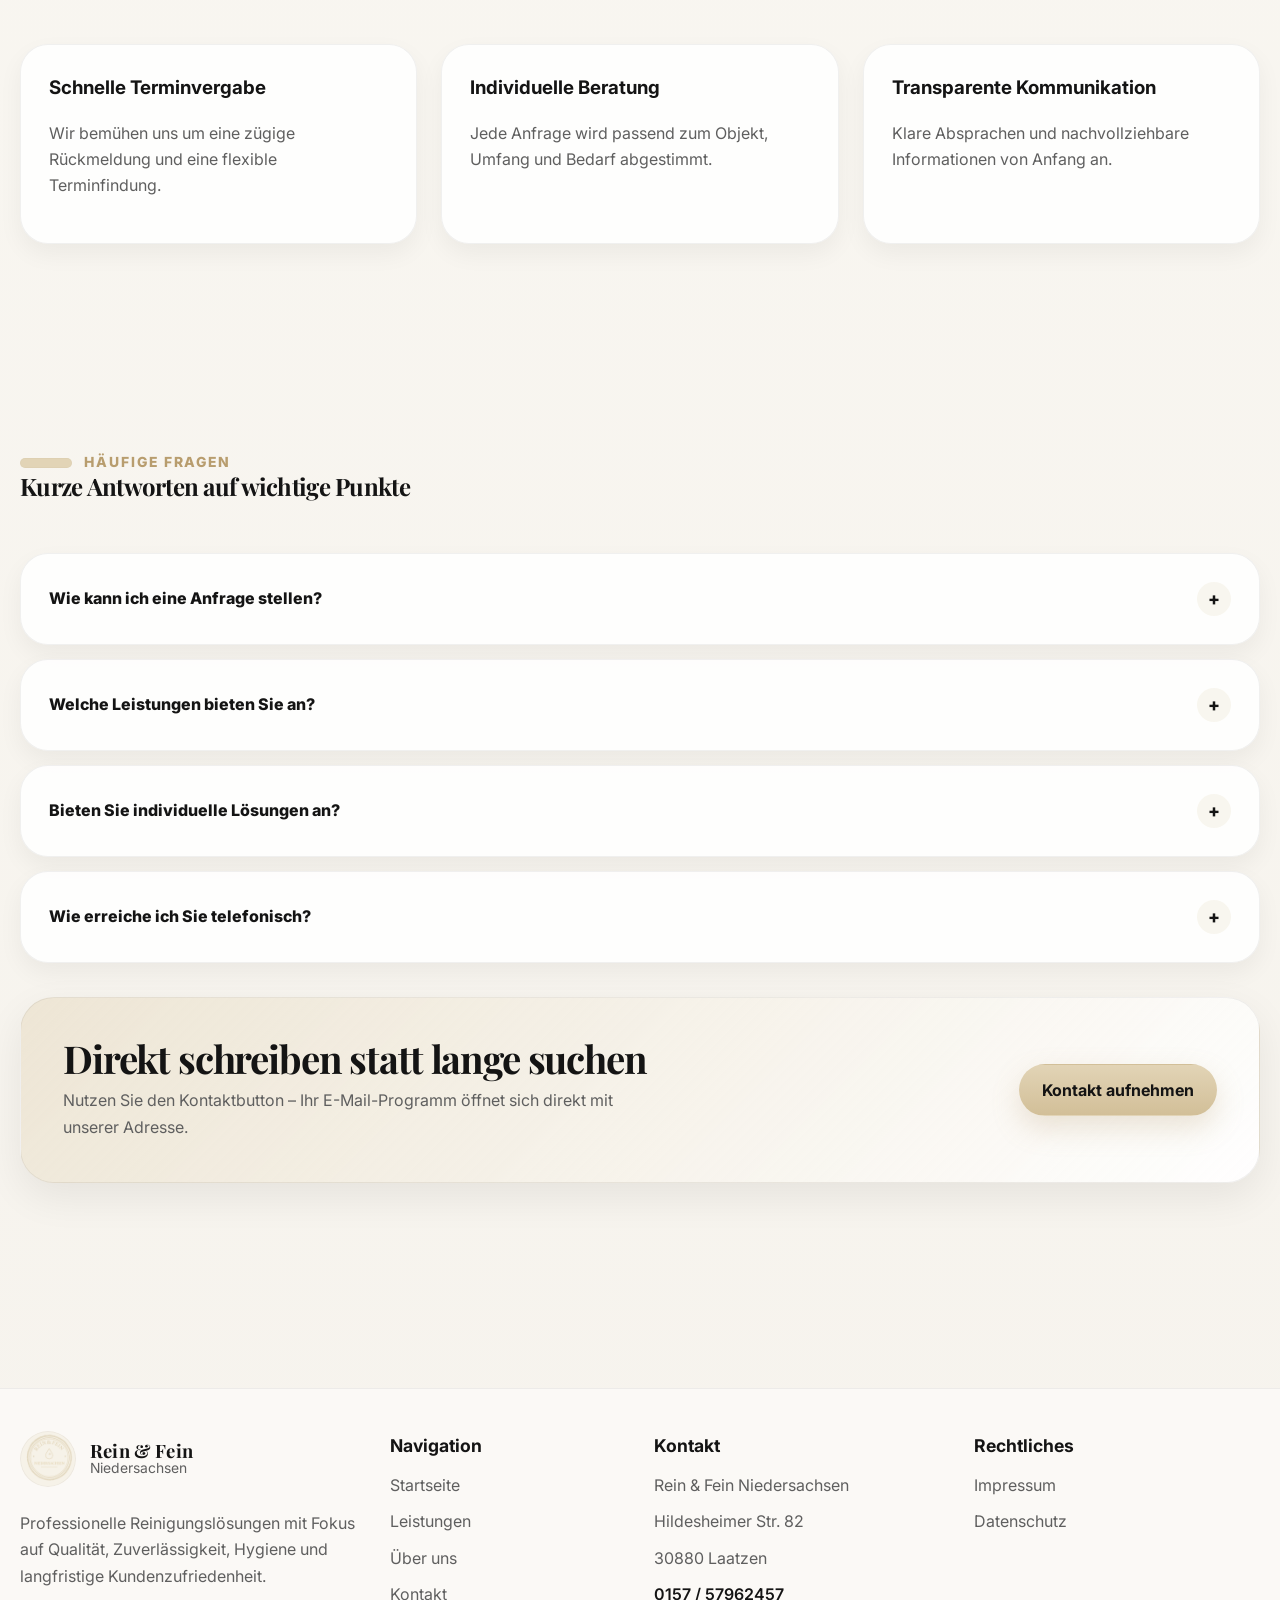
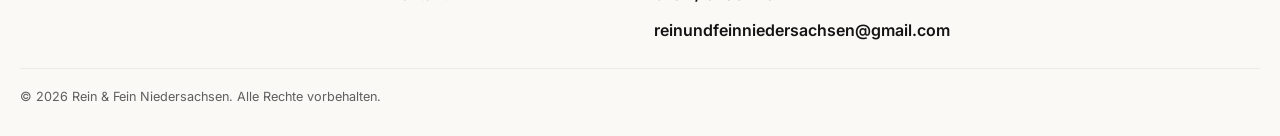
<file: kontakt.html>
<!DOCTYPE html>
<html lang="de">
<head>
  <title>Kontakt | Rein & Fein Niedersachsen</title>

<meta charset="UTF-8">
<meta name="viewport" content="width=device-width, initial-scale=1.0">
<meta name="description" content="Rein & Fein Niedersachsen — professionelle Reinigungsdienstleistungen für Privat- und Geschäftskunden in Niedersachsen.">
<meta name="theme-color" content="#e2d4b6">
<link rel="preconnect" href="https://fonts.googleapis.com">
<link rel="preconnect" href="https://fonts.gstatic.com" crossorigin>
<link href="https://fonts.googleapis.com/css2?family=Inter:wght@400;500;600;700;800&family=Playfair+Display:wght@600;700;800&display=swap" rel="stylesheet">
<link rel="stylesheet" href="styles.css">
<link rel="icon" type="image/png" href="assets/logo.png">

</head>
<body data-page="contact">

<header class="site-header">
  <div class="container header-inner">
    <a class="brand" href="index.html" aria-label="Rein & Fein Niedersachsen Startseite">
      <img src="assets/logo.png" alt="Rein & Fein Niedersachsen Logo">
      <span class="brand-copy">
        <span class="brand-title">Rein &amp; Fein</span>
        <span class="brand-subtitle">Niedersachsen</span>
      </span>
    </a>

    <button class="nav-toggle" aria-label="Navigation öffnen">
      <span></span>
    </button>

    <nav class="site-nav" aria-label="Hauptnavigation">
      <a href="index.html" data-page="home">Startseite</a>
      <a href="leistungen.html" data-page="services">Leistungen</a>
      <a href="ueber-uns.html" data-page="about">Über uns</a>
      <a href="kontakt.html" data-page="contact">Kontakt</a>
      <a href="impressum.html" data-page="legal">Impressum</a>
    </nav>

    <div class="header-actions">
      <a class="btn btn-primary" href="mailto:reinundfeinniedersachsen@gmail.com?subject=Anfrage%20an%20Rein%20%26%20Fein%20Niedersachsen">Kontakt aufnehmen</a>
    </div>
  </div>
</header>


  <main>
    <section class="page-hero">
      <div class="container">
        <div class="page-hero-shell reveal">
          <div class="breadcrumbs">
            <a href="index.html">Startseite</a><span>•</span><strong>Kontakt</strong>
          </div>
          <span class="eyebrow">Kontakt</span>
          <h1>Direkter Kontakt für Ihre Anfrage.</h1>
          <p class="lead">
            Ob Reinigungsanfrage, Rückfrage zu Leistungen oder Wunsch nach einem individuellen Angebot:
            Schreiben Sie uns direkt per E-Mail oder rufen Sie uns an.
          </p>
        </div>
      </div>
    </section>

    <section class="section" style="padding-top:34px;">
      <div class="container contact-grid">
        <article class="contact-card reveal">
          <span class="eyebrow">Kontaktinformationen</span>
          <h2>Rein &amp; Fein Niedersachsen</h2>
          <p>
            Wir freuen uns auf Ihre Nachricht. Kontaktieren Sie uns direkt für Informationen,
            Terminabsprachen oder eine individuelle Anfrage.
          </p>

          <div class="contact-list">
            <div>
              <strong>Firma</strong><br>
              Rein &amp; Fein Niedersachsen
            </div>
            <div>
              <strong>Adresse</strong><br>
              Hildesheimer Str. 82<br>
              30880 Laatzen<br>
              Deutschland
            </div>
            <div>
              <strong>Telefon</strong><br>
              <a href="tel:+4915757962457">0157 / 57962457</a>
            </div>
            <div>
              <strong>E-Mail</strong><br>
              <a href="mailto:reinundfeinniedersachsen@gmail.com">reinundfeinniedersachsen@gmail.com</a>
            </div>
            <div>
              <strong>Website</strong><br>
              <a href="https://reinundfein.carrd.co" target="_blank" rel="noopener noreferrer">reinundfein.carrd.co</a>
            </div>
          </div>

          <div class="hero-actions" style="margin-top:28px;">
            <a class="btn btn-primary" href="mailto:reinundfeinniedersachsen@gmail.com?subject=Kontaktanfrage&body=Hallo%20Rein%20%26%20Fein%20Niedersachsen,%0D%0A%0D%0Aich%20möchte%20Sie%20kontaktieren%20bezüglich...">E-Mail öffnen</a>
            <a class="btn btn-secondary" href="tel:+4915757962457">Jetzt anrufen</a>
          </div>
        </article>

        <aside class="map-placeholder reveal" aria-label="Standortinformation">
          <div class="map-pin">📍</div>
          <h3>Laatzen, Niedersachsen</h3>
          <p class="mb-0">
            Hildesheimer Str. 82, 30880 Laatzen. Für Vor-Ort-Anfragen und Terminabsprachen
            kontaktieren Sie uns bitte vorab per Telefon oder E-Mail.
          </p>
        </aside>
      </div>
    </section>

    <section class="section">
      <div class="container">
        <div class="grid-3">
          <article class="contact-card reveal">
            <h3>Schnelle Terminvergabe</h3>
            <p>Wir bemühen uns um eine zügige Rückmeldung und eine flexible Terminfindung.</p>
          </article>
          <article class="contact-card reveal">
            <h3>Individuelle Beratung</h3>
            <p>Jede Anfrage wird passend zum Objekt, Umfang und Bedarf abgestimmt.</p>
          </article>
          <article class="contact-card reveal">
            <h3>Transparente Kommunikation</h3>
            <p>Klare Absprachen und nachvollziehbare Informationen von Anfang an.</p>
          </article>
        </div>
      </div>
    </section>

    <section class="section">
      <div class="container">
        <div class="section-top reveal">
          <div>
            <span class="eyebrow">Häufige Fragen</span>
            <h2>Kurze Antworten auf wichtige Punkte</h2>
          </div>
        </div>

        <div class="faq">
          <details class="faq-item reveal">
            <summary>Wie kann ich eine Anfrage stellen?</summary>
            <p class="muted">
              Am schnellsten per E-Mail. Über den Button „E-Mail öffnen“ startet direkt Ihr Mailprogramm
              mit der richtigen Empfängeradresse.
            </p>
          </details>

          <details class="faq-item reveal">
            <summary>Welche Leistungen bieten Sie an?</summary>
            <p class="muted">
              Büro- und Praxisreinigung, Fensterreinigung auf Anfrage, Endreinigung sowie Grundreinigung
              und Bodenpflege. Details finden Sie auf der Leistungsseite.
            </p>
          </details>

          <details class="faq-item reveal">
            <summary>Bieten Sie individuelle Lösungen an?</summary>
            <p class="muted">
              Ja. Wir stimmen unsere Leistungen auf Privat- und Geschäftskunden individuell ab.
            </p>
          </details>

          <details class="faq-item reveal">
            <summary>Wie erreiche ich Sie telefonisch?</summary>
            <p class="muted">
              Unter <a href="tel:+4915757962457">0157 / 57962457</a>.
            </p>
          </details>
        </div>

        <div class="cta-band reveal">
          <div>
            <h2>Direkt schreiben statt lange suchen</h2>
            <p>
              Nutzen Sie den Kontaktbutton – Ihr E-Mail-Programm öffnet sich direkt mit unserer Adresse.
            </p>
          </div>
          <a class="btn btn-primary" href="mailto:reinundfeinniedersachsen@gmail.com?subject=Direkte%20Anfrage%20über%20die%20Website">Kontakt aufnehmen</a>
        </div>
      </div>
    </section>
  </main>


<footer class="footer">
  <div class="container">
    <div class="footer-grid">
      <div>
        <a class="brand" href="index.html">
          <img src="assets/logo.png" alt="Rein & Fein Niedersachsen Logo">
          <span class="brand-copy">
            <span class="brand-title">Rein &amp; Fein</span>
            <span class="brand-subtitle">Niedersachsen</span>
          </span>
        </a>
        <p style="margin-top:16px;">
          Professionelle Reinigungslösungen mit Fokus auf Qualität, Zuverlässigkeit,
          Hygiene und langfristige Kundenzufriedenheit.
        </p>
      </div>

      <div>
        <h3>Navigation</h3>
        <ul>
          <li><a href="index.html">Startseite</a></li>
          <li><a href="leistungen.html">Leistungen</a></li>
          <li><a href="ueber-uns.html">Über uns</a></li>
          <li><a href="kontakt.html">Kontakt</a></li>
        </ul>
      </div>

      <div class="footer-contact">
        <h3>Kontakt</h3>
        <ul>
          <li>Rein &amp; Fein Niedersachsen</li>
          <li>Hildesheimer Str. 82</li>
          <li>30880 Laatzen</li>
          <li><a href="tel:+4915757962457">0157 / 57962457</a></li>
          <li><a href="mailto:reinundfeinniedersachsen@gmail.com">reinundfeinniedersachsen@gmail.com</a></li>
        </ul>
      </div>

      <div>
        <h3>Rechtliches</h3>
        <ul>
          <li><a href="impressum.html">Impressum</a></li>
          <li><a href="datenschutz.html">Datenschutz</a></li>
        </ul>
      </div>
    </div>

    <div class="footer-bottom">
      <small>© <span data-year></span> Rein &amp; Fein Niedersachsen. Alle Rechte vorbehalten.</small>
    </div>
  </div>
</footer>
<script src="script.js"></script>

</body>
</html>
</file>
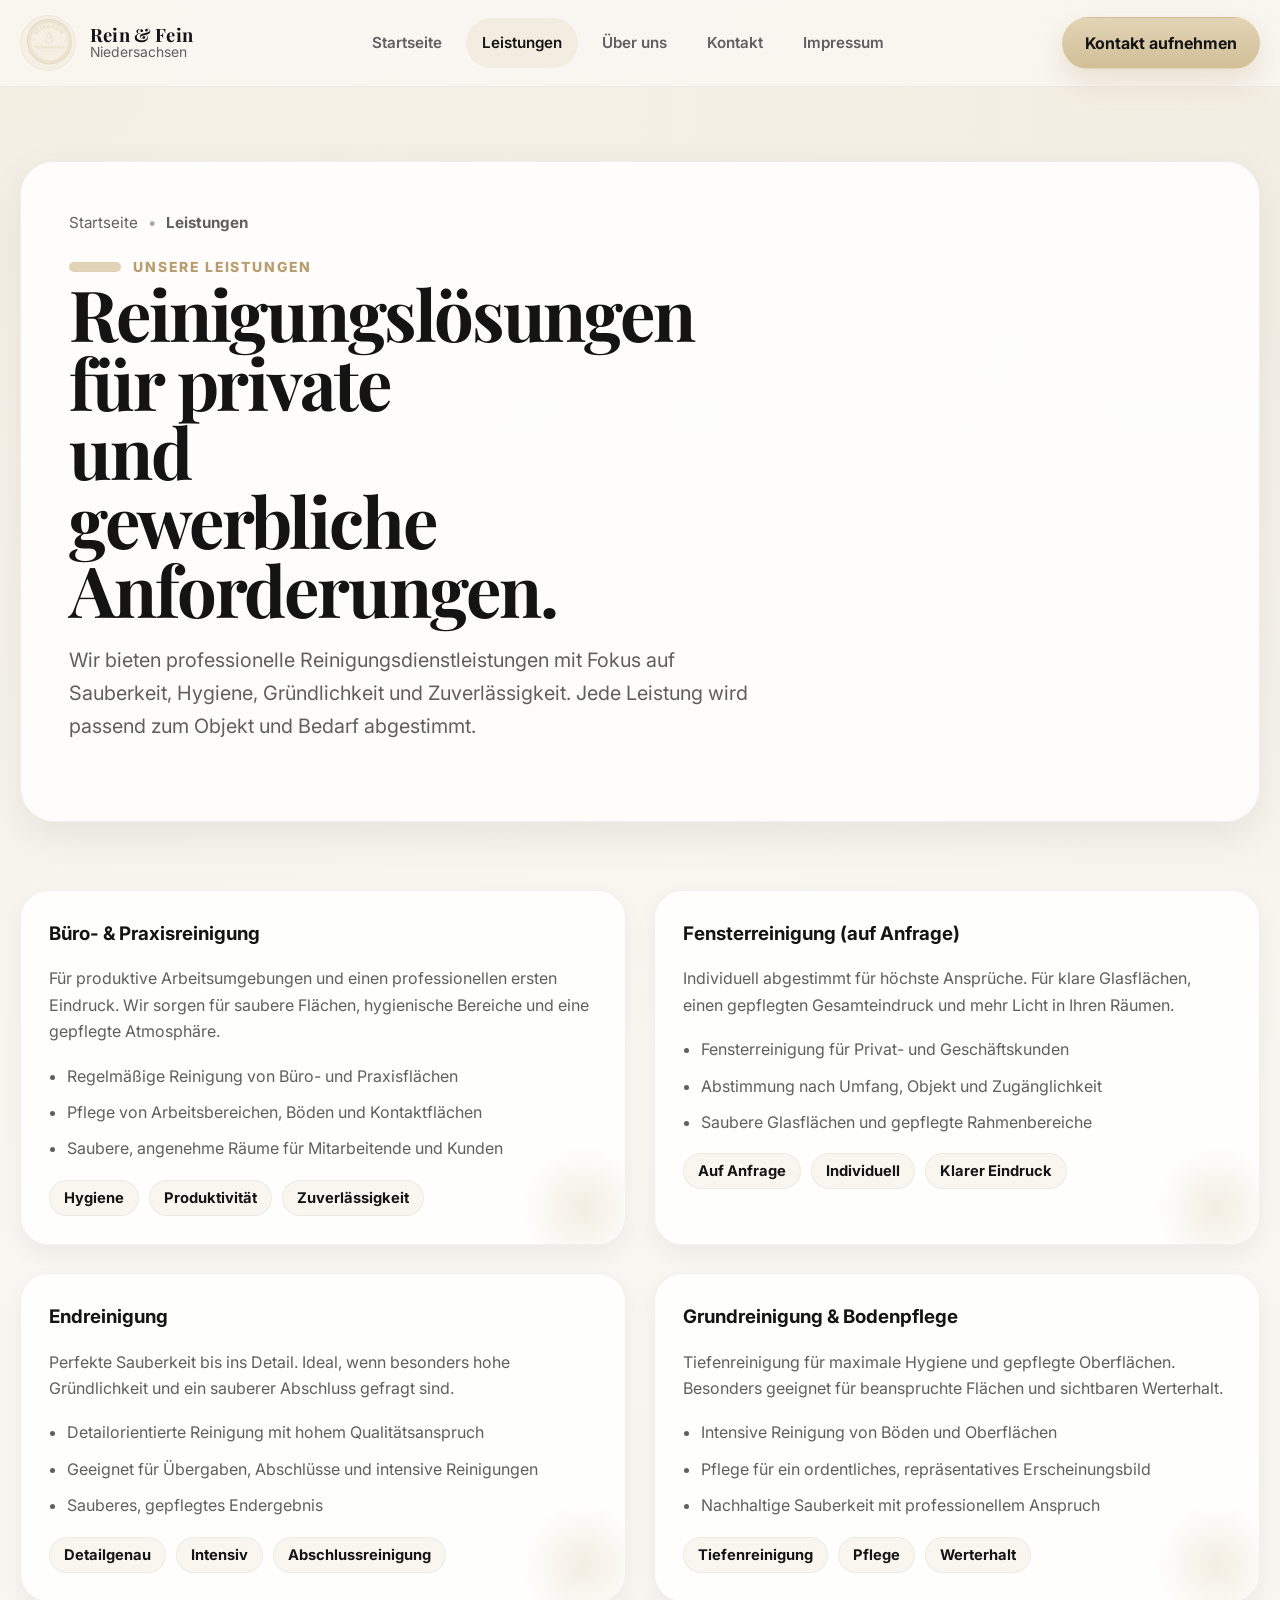
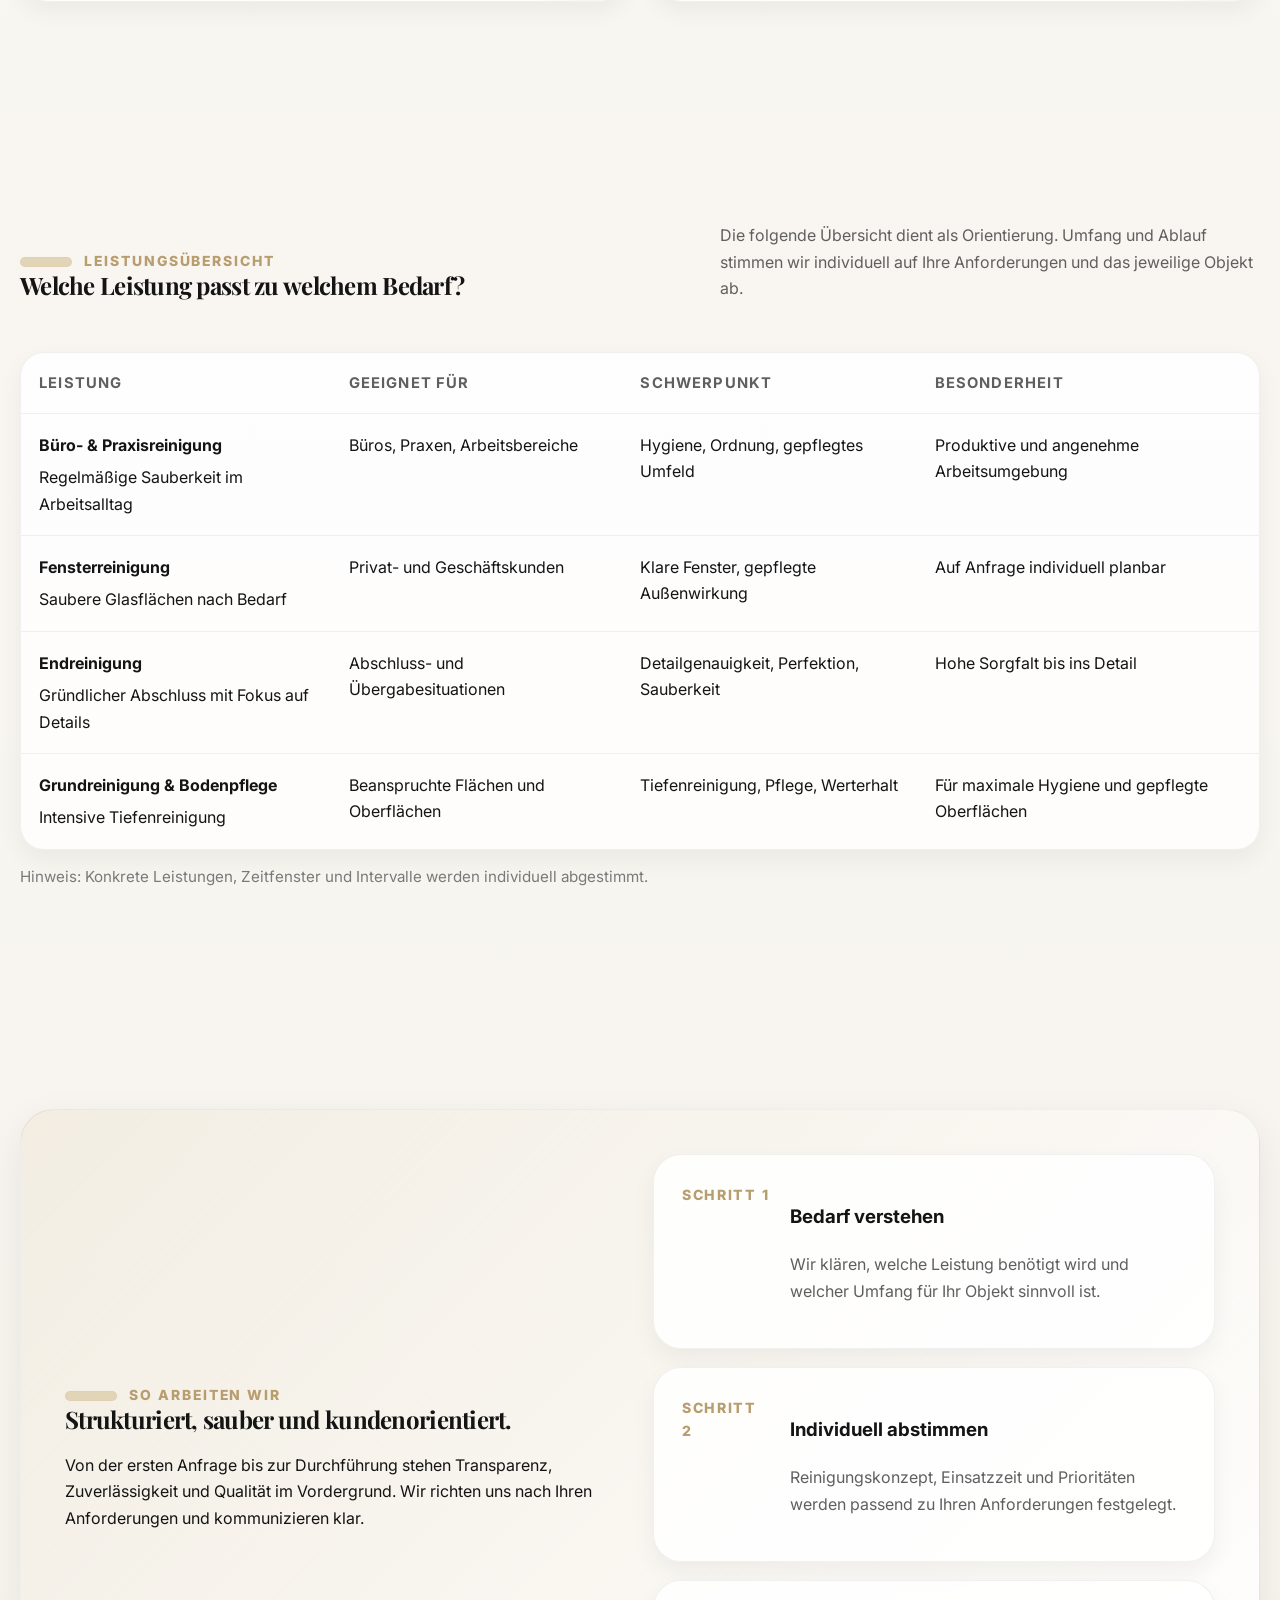
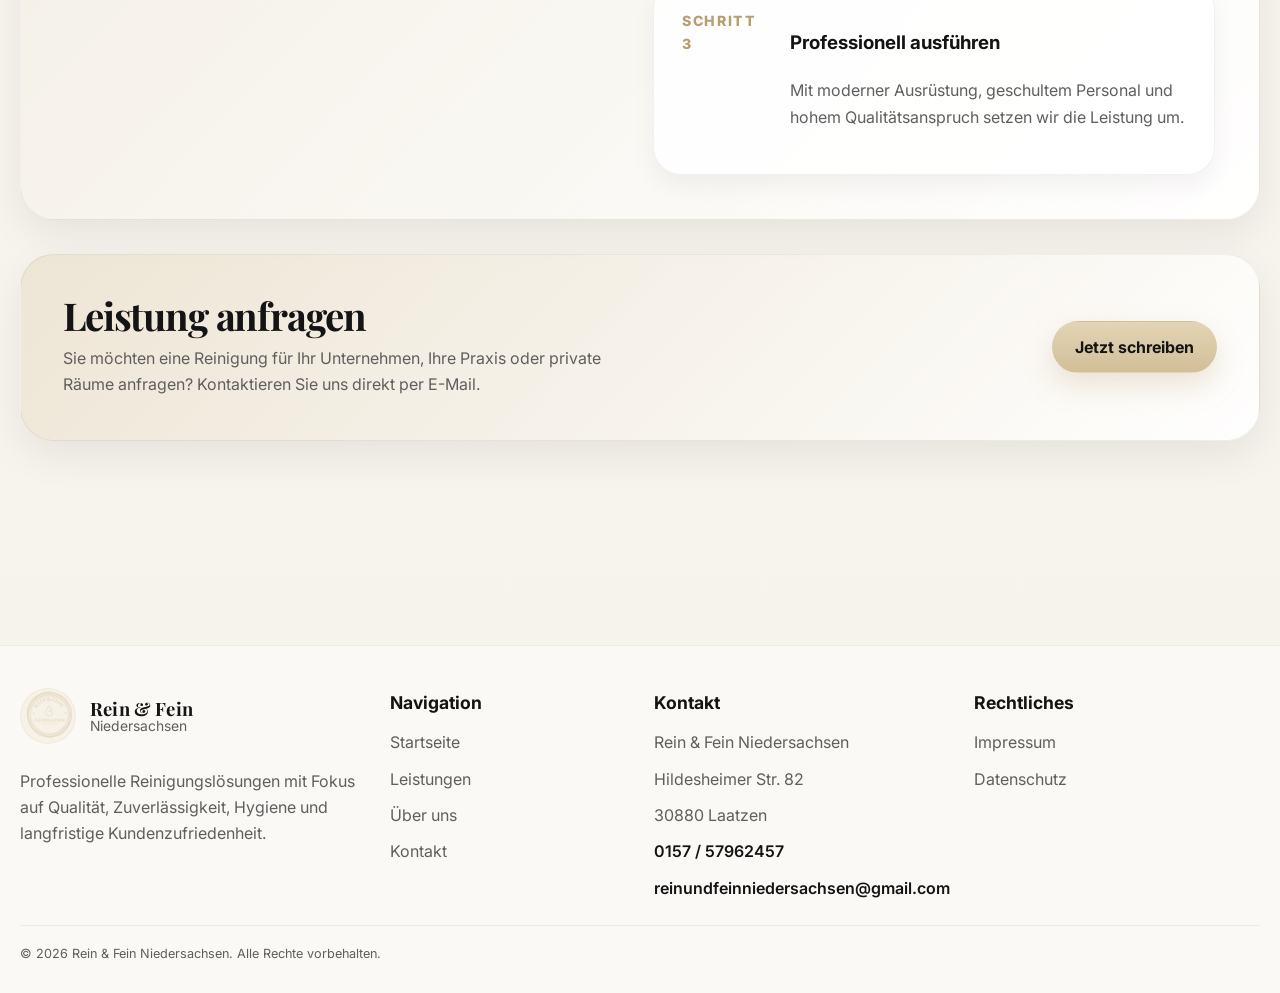
<file: leistungen.html>
<!DOCTYPE html>
<html lang="de">
<head>
  <title>Leistungen | Rein & Fein Niedersachsen</title>

<meta charset="UTF-8">
<meta name="viewport" content="width=device-width, initial-scale=1.0">
<meta name="description" content="Rein & Fein Niedersachsen — professionelle Reinigungsdienstleistungen für Privat- und Geschäftskunden in Niedersachsen.">
<meta name="theme-color" content="#e2d4b6">
<link rel="preconnect" href="https://fonts.googleapis.com">
<link rel="preconnect" href="https://fonts.gstatic.com" crossorigin>
<link href="https://fonts.googleapis.com/css2?family=Inter:wght@400;500;600;700;800&family=Playfair+Display:wght@600;700;800&display=swap" rel="stylesheet">
<link rel="stylesheet" href="styles.css">
<link rel="icon" type="image/png" href="assets/logo.png">

</head>
<body data-page="services">

<header class="site-header">
  <div class="container header-inner">
    <a class="brand" href="index.html" aria-label="Rein & Fein Niedersachsen Startseite">
      <img src="assets/logo.png" alt="Rein & Fein Niedersachsen Logo">
      <span class="brand-copy">
        <span class="brand-title">Rein &amp; Fein</span>
        <span class="brand-subtitle">Niedersachsen</span>
      </span>
    </a>

    <button class="nav-toggle" aria-label="Navigation öffnen">
      <span></span>
    </button>

    <nav class="site-nav" aria-label="Hauptnavigation">
      <a href="index.html" data-page="home">Startseite</a>
      <a href="leistungen.html" data-page="services">Leistungen</a>
      <a href="ueber-uns.html" data-page="about">Über uns</a>
      <a href="kontakt.html" data-page="contact">Kontakt</a>
      <a href="impressum.html" data-page="legal">Impressum</a>
    </nav>

    <div class="header-actions">
      <a class="btn btn-primary" href="mailto:reinundfeinniedersachsen@gmail.com?subject=Anfrage%20an%20Rein%20%26%20Fein%20Niedersachsen">Kontakt aufnehmen</a>
    </div>
  </div>
</header>


  <main>
    <section class="page-hero">
      <div class="container">
        <div class="page-hero-shell reveal">
          <div class="breadcrumbs">
            <a href="index.html">Startseite</a><span>•</span><strong>Leistungen</strong>
          </div>
          <span class="eyebrow">Unsere Leistungen</span>
          <h1>Reinigungslösungen für private und gewerbliche Anforderungen.</h1>
          <p class="lead">
            Wir bieten professionelle Reinigungsdienstleistungen mit Fokus auf Sauberkeit, Hygiene,
            Gründlichkeit und Zuverlässigkeit. Jede Leistung wird passend zum Objekt und Bedarf abgestimmt.
          </p>
        </div>
      </div>
    </section>

    <section class="section" style="padding-top:34px;">
      <div class="container">
        <div class="grid-2">
          <article class="service-card reveal">
            <h3>Büro- &amp; Praxisreinigung</h3>
            <p>
              Für produktive Arbeitsumgebungen und einen professionellen ersten Eindruck.
              Wir sorgen für saubere Flächen, hygienische Bereiche und eine gepflegte Atmosphäre.
            </p>
            <ul>
              <li>Regelmäßige Reinigung von Büro- und Praxisflächen</li>
              <li>Pflege von Arbeitsbereichen, Böden und Kontaktflächen</li>
              <li>Saubere, angenehme Räume für Mitarbeitende und Kunden</li>
            </ul>
            <div class="service-meta">
              <span class="chip">Hygiene</span>
              <span class="chip">Produktivität</span>
              <span class="chip">Zuverlässigkeit</span>
            </div>
          </article>

          <article class="service-card reveal">
            <h3>Fensterreinigung (auf Anfrage)</h3>
            <p>
              Individuell abgestimmt für höchste Ansprüche. Für klare Glasflächen,
              einen gepflegten Gesamteindruck und mehr Licht in Ihren Räumen.
            </p>
            <ul>
              <li>Fensterreinigung für Privat- und Geschäftskunden</li>
              <li>Abstimmung nach Umfang, Objekt und Zugänglichkeit</li>
              <li>Saubere Glasflächen und gepflegte Rahmenbereiche</li>
            </ul>
            <div class="service-meta">
              <span class="chip">Auf Anfrage</span>
              <span class="chip">Individuell</span>
              <span class="chip">Klarer Eindruck</span>
            </div>
          </article>

          <article class="service-card reveal">
            <h3>Endreinigung</h3>
            <p>
              Perfekte Sauberkeit bis ins Detail. Ideal, wenn besonders hohe
              Gründlichkeit und ein sauberer Abschluss gefragt sind.
            </p>
            <ul>
              <li>Detailorientierte Reinigung mit hohem Qualitätsanspruch</li>
              <li>Geeignet für Übergaben, Abschlüsse und intensive Reinigungen</li>
              <li>Sauberes, gepflegtes Endergebnis</li>
            </ul>
            <div class="service-meta">
              <span class="chip">Detailgenau</span>
              <span class="chip">Intensiv</span>
              <span class="chip">Abschlussreinigung</span>
            </div>
          </article>

          <article class="service-card reveal">
            <h3>Grundreinigung &amp; Bodenpflege</h3>
            <p>
              Tiefenreinigung für maximale Hygiene und gepflegte Oberflächen.
              Besonders geeignet für beanspruchte Flächen und sichtbaren Werterhalt.
            </p>
            <ul>
              <li>Intensive Reinigung von Böden und Oberflächen</li>
              <li>Pflege für ein ordentliches, repräsentatives Erscheinungsbild</li>
              <li>Nachhaltige Sauberkeit mit professionellem Anspruch</li>
            </ul>
            <div class="service-meta">
              <span class="chip">Tiefenreinigung</span>
              <span class="chip">Pflege</span>
              <span class="chip">Werterhalt</span>
            </div>
          </article>
        </div>
      </div>
    </section>

    <section class="section">
      <div class="container">
        <div class="section-top reveal">
          <div>
            <span class="eyebrow">Leistungsübersicht</span>
            <h2>Welche Leistung passt zu welchem Bedarf?</h2>
          </div>
          <p class="muted" style="max-width:54ch;">
            Die folgende Übersicht dient als Orientierung. Umfang und Ablauf stimmen wir
            individuell auf Ihre Anforderungen und das jeweilige Objekt ab.
          </p>
        </div>

        <div class="table-wrap reveal">
          <table class="service-table">
            <thead>
              <tr>
                <th>Leistung</th>
                <th>Geeignet für</th>
                <th>Schwerpunkt</th>
                <th>Besonderheit</th>
              </tr>
            </thead>
            <tbody>
              <tr>
                <td><strong>Büro- &amp; Praxisreinigung</strong>Regelmäßige Sauberkeit im Arbeitsalltag</td>
                <td>Büros, Praxen, Arbeitsbereiche</td>
                <td>Hygiene, Ordnung, gepflegtes Umfeld</td>
                <td>Produktive und angenehme Arbeitsumgebung</td>
              </tr>
              <tr>
                <td><strong>Fensterreinigung</strong>Saubere Glasflächen nach Bedarf</td>
                <td>Privat- und Geschäftskunden</td>
                <td>Klare Fenster, gepflegte Außenwirkung</td>
                <td>Auf Anfrage individuell planbar</td>
              </tr>
              <tr>
                <td><strong>Endreinigung</strong>Gründlicher Abschluss mit Fokus auf Details</td>
                <td>Abschluss- und Übergabesituationen</td>
                <td>Detailgenauigkeit, Perfektion, Sauberkeit</td>
                <td>Hohe Sorgfalt bis ins Detail</td>
              </tr>
              <tr>
                <td><strong>Grundreinigung &amp; Bodenpflege</strong>Intensive Tiefenreinigung</td>
                <td>Beanspruchte Flächen und Oberflächen</td>
                <td>Tiefenreinigung, Pflege, Werterhalt</td>
                <td>Für maximale Hygiene und gepflegte Oberflächen</td>
              </tr>
            </tbody>
          </table>
        </div>

        <p class="note" style="margin-top:14px;">
          Hinweis: Konkrete Leistungen, Zeitfenster und Intervalle werden individuell abgestimmt.
        </p>
      </div>
    </section>

    <section class="section">
      <div class="container">
        <div class="highlight-block reveal">
          <div class="highlight-grid">
            <div>
              <span class="eyebrow">So arbeiten wir</span>
              <h2>Strukturiert, sauber und kundenorientiert.</h2>
              <p class="lead">
                Von der ersten Anfrage bis zur Durchführung stehen Transparenz, Zuverlässigkeit
                und Qualität im Vordergrund. Wir richten uns nach Ihren Anforderungen und kommunizieren klar.
              </p>
            </div>

            <div class="timeline">
              <article class="timeline-card">
                <div class="timeline-label">Schritt 1</div>
                <div>
                  <h3>Bedarf verstehen</h3>
                  <p>Wir klären, welche Leistung benötigt wird und welcher Umfang für Ihr Objekt sinnvoll ist.</p>
                </div>
              </article>
              <article class="timeline-card">
                <div class="timeline-label">Schritt 2</div>
                <div>
                  <h3>Individuell abstimmen</h3>
                  <p>Reinigungskonzept, Einsatzzeit und Prioritäten werden passend zu Ihren Anforderungen festgelegt.</p>
                </div>
              </article>
              <article class="timeline-card">
                <div class="timeline-label">Schritt 3</div>
                <div>
                  <h3>Professionell ausführen</h3>
                  <p>Mit moderner Ausrüstung, geschultem Personal und hohem Qualitätsanspruch setzen wir die Leistung um.</p>
                </div>
              </article>
            </div>
          </div>
        </div>

        <div class="cta-band reveal">
          <div>
            <h2>Leistung anfragen</h2>
            <p>
              Sie möchten eine Reinigung für Ihr Unternehmen, Ihre Praxis oder private Räume anfragen?
              Kontaktieren Sie uns direkt per E-Mail.
            </p>
          </div>
          <a class="btn btn-primary" href="mailto:reinundfeinniedersachsen@gmail.com?subject=Anfrage%20zu%20Leistungen">Jetzt schreiben</a>
        </div>
      </div>
    </section>
  </main>


<footer class="footer">
  <div class="container">
    <div class="footer-grid">
      <div>
        <a class="brand" href="index.html">
          <img src="assets/logo.png" alt="Rein & Fein Niedersachsen Logo">
          <span class="brand-copy">
            <span class="brand-title">Rein &amp; Fein</span>
            <span class="brand-subtitle">Niedersachsen</span>
          </span>
        </a>
        <p style="margin-top:16px;">
          Professionelle Reinigungslösungen mit Fokus auf Qualität, Zuverlässigkeit,
          Hygiene und langfristige Kundenzufriedenheit.
        </p>
      </div>

      <div>
        <h3>Navigation</h3>
        <ul>
          <li><a href="index.html">Startseite</a></li>
          <li><a href="leistungen.html">Leistungen</a></li>
          <li><a href="ueber-uns.html">Über uns</a></li>
          <li><a href="kontakt.html">Kontakt</a></li>
        </ul>
      </div>

      <div class="footer-contact">
        <h3>Kontakt</h3>
        <ul>
          <li>Rein &amp; Fein Niedersachsen</li>
          <li>Hildesheimer Str. 82</li>
          <li>30880 Laatzen</li>
          <li><a href="tel:+4915757962457">0157 / 57962457</a></li>
          <li><a href="mailto:reinundfeinniedersachsen@gmail.com">reinundfeinniedersachsen@gmail.com</a></li>
        </ul>
      </div>

      <div>
        <h3>Rechtliches</h3>
        <ul>
          <li><a href="impressum.html">Impressum</a></li>
          <li><a href="datenschutz.html">Datenschutz</a></li>
        </ul>
      </div>
    </div>

    <div class="footer-bottom">
      <small>© <span data-year></span> Rein &amp; Fein Niedersachsen. Alle Rechte vorbehalten.</small>
    </div>
  </div>
</footer>
<script src="script.js"></script>

</body>
</html>
</file>
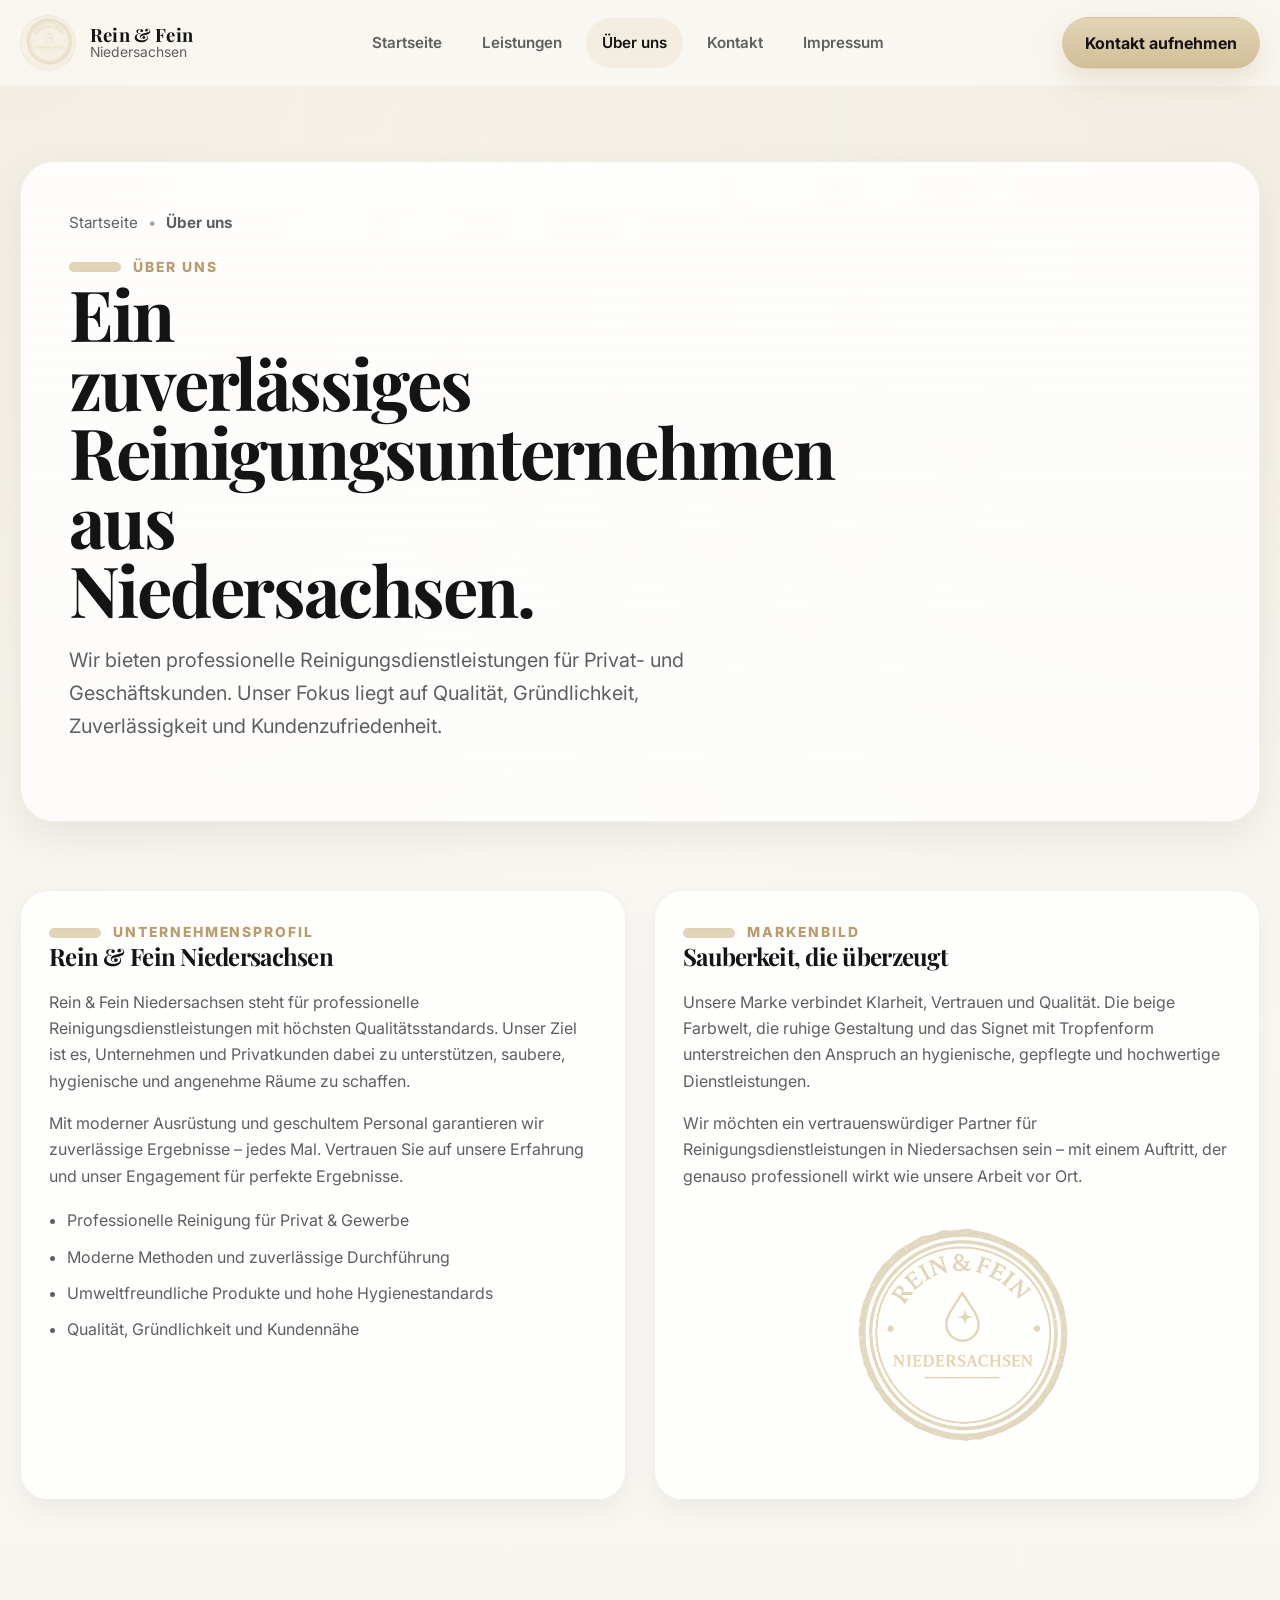
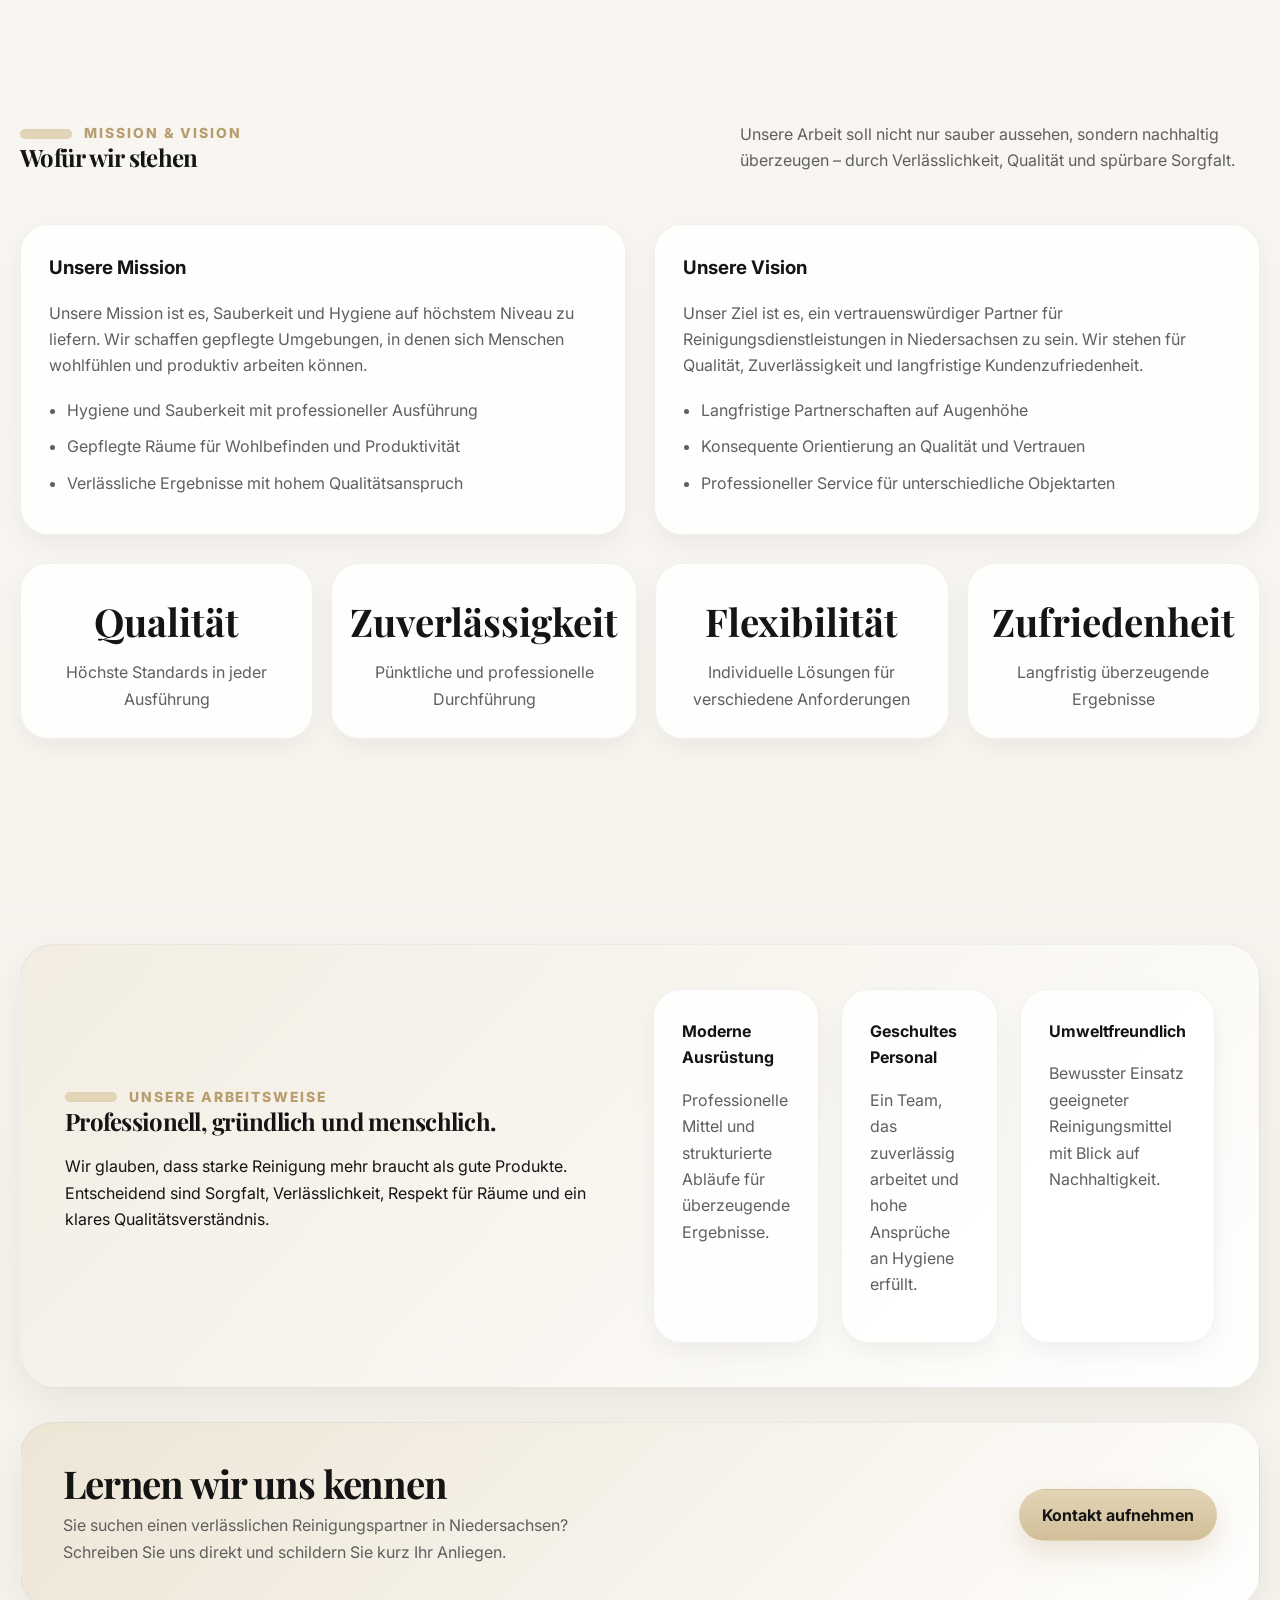
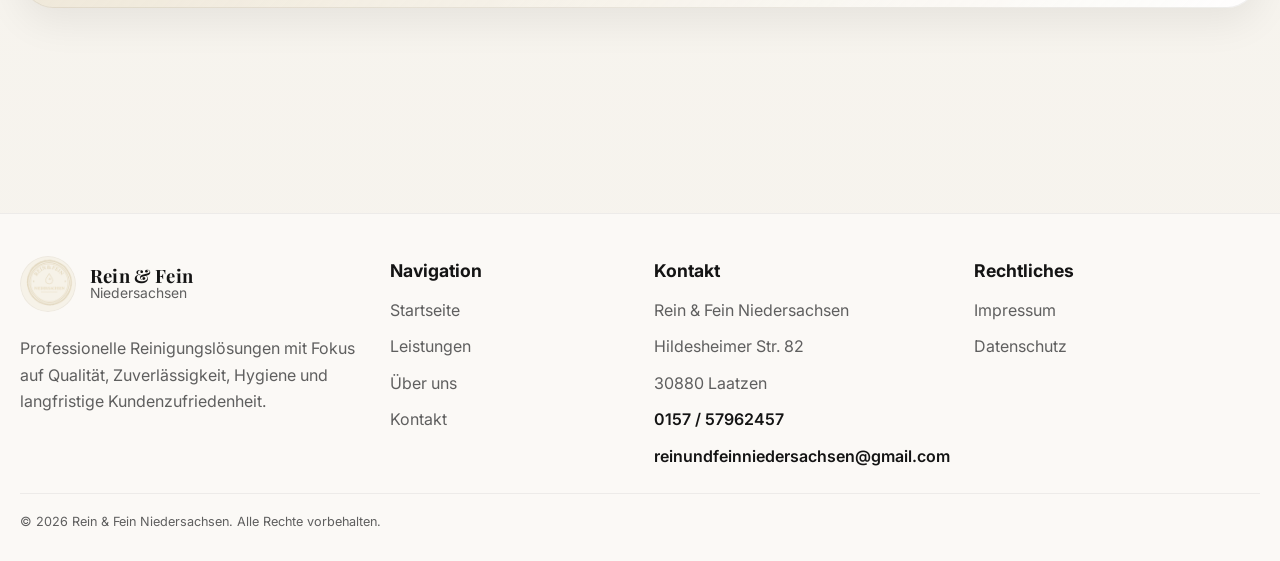
<file: ueber-uns.html>
<!DOCTYPE html>
<html lang="de">
<head>
  <title>Über uns | Rein & Fein Niedersachsen</title>

<meta charset="UTF-8">
<meta name="viewport" content="width=device-width, initial-scale=1.0">
<meta name="description" content="Rein & Fein Niedersachsen — professionelle Reinigungsdienstleistungen für Privat- und Geschäftskunden in Niedersachsen.">
<meta name="theme-color" content="#e2d4b6">
<link rel="preconnect" href="https://fonts.googleapis.com">
<link rel="preconnect" href="https://fonts.gstatic.com" crossorigin>
<link href="https://fonts.googleapis.com/css2?family=Inter:wght@400;500;600;700;800&family=Playfair+Display:wght@600;700;800&display=swap" rel="stylesheet">
<link rel="stylesheet" href="styles.css">
<link rel="icon" type="image/png" href="assets/logo.png">

</head>
<body data-page="about">

<header class="site-header">
  <div class="container header-inner">
    <a class="brand" href="index.html" aria-label="Rein & Fein Niedersachsen Startseite">
      <img src="assets/logo.png" alt="Rein & Fein Niedersachsen Logo">
      <span class="brand-copy">
        <span class="brand-title">Rein &amp; Fein</span>
        <span class="brand-subtitle">Niedersachsen</span>
      </span>
    </a>

    <button class="nav-toggle" aria-label="Navigation öffnen">
      <span></span>
    </button>

    <nav class="site-nav" aria-label="Hauptnavigation">
      <a href="index.html" data-page="home">Startseite</a>
      <a href="leistungen.html" data-page="services">Leistungen</a>
      <a href="ueber-uns.html" data-page="about">Über uns</a>
      <a href="kontakt.html" data-page="contact">Kontakt</a>
      <a href="impressum.html" data-page="legal">Impressum</a>
    </nav>

    <div class="header-actions">
      <a class="btn btn-primary" href="mailto:reinundfeinniedersachsen@gmail.com?subject=Anfrage%20an%20Rein%20%26%20Fein%20Niedersachsen">Kontakt aufnehmen</a>
    </div>
  </div>
</header>


  <main>
    <section class="page-hero">
      <div class="container">
        <div class="page-hero-shell reveal">
          <div class="breadcrumbs">
            <a href="index.html">Startseite</a><span>•</span><strong>Über uns</strong>
          </div>
          <span class="eyebrow">Über uns</span>
          <h1>Ein zuverlässiges Reinigungsunternehmen aus Niedersachsen.</h1>
          <p class="lead">
            Wir bieten professionelle Reinigungsdienstleistungen für Privat- und Geschäftskunden.
            Unser Fokus liegt auf Qualität, Gründlichkeit, Zuverlässigkeit und Kundenzufriedenheit.
          </p>
        </div>
      </div>
    </section>

    <section class="section" style="padding-top:34px;">
      <div class="container">
        <div class="grid-2">
          <article class="content-card reveal">
            <span class="eyebrow">Unternehmensprofil</span>
            <h2>Rein &amp; Fein Niedersachsen</h2>
            <p>
              Rein &amp; Fein Niedersachsen steht für professionelle Reinigungsdienstleistungen mit
              höchsten Qualitätsstandards. Unser Ziel ist es, Unternehmen und Privatkunden dabei zu
              unterstützen, saubere, hygienische und angenehme Räume zu schaffen.
            </p>
            <p>
              Mit moderner Ausrüstung und geschultem Personal garantieren wir zuverlässige Ergebnisse –
              jedes Mal. Vertrauen Sie auf unsere Erfahrung und unser Engagement für perfekte Ergebnisse.
            </p>
            <ul class="check-list">
              <li>Professionelle Reinigung für Privat &amp; Gewerbe</li>
              <li>Moderne Methoden und zuverlässige Durchführung</li>
              <li>Umweltfreundliche Produkte und hohe Hygienestandards</li>
              <li>Qualität, Gründlichkeit und Kundennähe</li>
            </ul>
          </article>

          <article class="content-card reveal">
            <span class="eyebrow">Markenbild</span>
            <h2>Sauberkeit, die überzeugt</h2>
            <p>
              Unsere Marke verbindet Klarheit, Vertrauen und Qualität. Die beige Farbwelt, die ruhige
              Gestaltung und das Signet mit Tropfenform unterstreichen den Anspruch an hygienische,
              gepflegte und hochwertige Dienstleistungen.
            </p>
            <p>
              Wir möchten ein vertrauenswürdiger Partner für Reinigungsdienstleistungen in Niedersachsen
              sein – mit einem Auftritt, der genauso professionell wirkt wie unsere Arbeit vor Ort.
            </p>
            <div class="center" style="margin-top:22px;">
              <img src="assets/logo.png" alt="Logo Rein & Fein Niedersachsen" style="width:min(260px,100%);margin-inline:auto;">
            </div>
          </article>
        </div>
      </div>
    </section>

    <section class="section">
      <div class="container">
        <div class="section-top reveal">
          <div>
            <span class="eyebrow">Mission &amp; Vision</span>
            <h2>Wofür wir stehen</h2>
          </div>
          <p class="muted" style="max-width:52ch;">
            Unsere Arbeit soll nicht nur sauber aussehen, sondern nachhaltig überzeugen –
            durch Verlässlichkeit, Qualität und spürbare Sorgfalt.
          </p>
        </div>

        <div class="grid-2">
          <article class="feature-card reveal">
            <h3>Unsere Mission</h3>
            <p>
              Unsere Mission ist es, Sauberkeit und Hygiene auf höchstem Niveau zu liefern.
              Wir schaffen gepflegte Umgebungen, in denen sich Menschen wohlfühlen und produktiv arbeiten können.
            </p>
            <ul>
              <li>Hygiene und Sauberkeit mit professioneller Ausführung</li>
              <li>Gepflegte Räume für Wohlbefinden und Produktivität</li>
              <li>Verlässliche Ergebnisse mit hohem Qualitätsanspruch</li>
            </ul>
          </article>

          <article class="feature-card reveal">
            <h3>Unsere Vision</h3>
            <p>
              Unser Ziel ist es, ein vertrauenswürdiger Partner für Reinigungsdienstleistungen in Niedersachsen
              zu sein. Wir stehen für Qualität, Zuverlässigkeit und langfristige Kundenzufriedenheit.
            </p>
            <ul>
              <li>Langfristige Partnerschaften auf Augenhöhe</li>
              <li>Konsequente Orientierung an Qualität und Vertrauen</li>
              <li>Professioneller Service für unterschiedliche Objektarten</li>
            </ul>
          </article>
        </div>

        <div class="stat-row" style="margin-top:28px;">
          <div class="stat-card reveal">
            <strong>Qualität</strong>
            <span>Höchste Standards in jeder Ausführung</span>
          </div>
          <div class="stat-card reveal">
            <strong>Zuverlässigkeit</strong>
            <span>Pünktliche und professionelle Durchführung</span>
          </div>
          <div class="stat-card reveal">
            <strong>Flexibilität</strong>
            <span>Individuelle Lösungen für verschiedene Anforderungen</span>
          </div>
          <div class="stat-card reveal">
            <strong>Zufriedenheit</strong>
            <span>Langfristig überzeugende Ergebnisse</span>
          </div>
        </div>
      </div>
    </section>

    <section class="section">
      <div class="container">
        <div class="highlight-block reveal">
          <div class="highlight-grid">
            <div>
              <span class="eyebrow">Unsere Arbeitsweise</span>
              <h2>Professionell, gründlich und menschlich.</h2>
              <p class="lead">
                Wir glauben, dass starke Reinigung mehr braucht als gute Produkte.
                Entscheidend sind Sorgfalt, Verlässlichkeit, Respekt für Räume und ein klares Qualitätsverständnis.
              </p>
            </div>

            <div class="notice-row">
              <article class="notice-card">
                <strong>Moderne Ausrüstung</strong>
                <p>Professionelle Mittel und strukturierte Abläufe für überzeugende Ergebnisse.</p>
              </article>
              <article class="notice-card">
                <strong>Geschultes Personal</strong>
                <p>Ein Team, das zuverlässig arbeitet und hohe Ansprüche an Hygiene erfüllt.</p>
              </article>
              <article class="notice-card">
                <strong>Umweltfreundlich</strong>
                <p>Bewusster Einsatz geeigneter Reinigungsmittel mit Blick auf Nachhaltigkeit.</p>
              </article>
            </div>
          </div>
        </div>

        <div class="cta-band reveal">
          <div>
            <h2>Lernen wir uns kennen</h2>
            <p>
              Sie suchen einen verlässlichen Reinigungspartner in Niedersachsen?
              Schreiben Sie uns direkt und schildern Sie kurz Ihr Anliegen.
            </p>
          </div>
          <a class="btn btn-primary" href="mailto:reinundfeinniedersachsen@gmail.com?subject=Anfrage%20an%20Rein%20%26%20Fein%20Niedersachsen">Kontakt aufnehmen</a>
        </div>
      </div>
    </section>
  </main>


<footer class="footer">
  <div class="container">
    <div class="footer-grid">
      <div>
        <a class="brand" href="index.html">
          <img src="assets/logo.png" alt="Rein & Fein Niedersachsen Logo">
          <span class="brand-copy">
            <span class="brand-title">Rein &amp; Fein</span>
            <span class="brand-subtitle">Niedersachsen</span>
          </span>
        </a>
        <p style="margin-top:16px;">
          Professionelle Reinigungslösungen mit Fokus auf Qualität, Zuverlässigkeit,
          Hygiene und langfristige Kundenzufriedenheit.
        </p>
      </div>

      <div>
        <h3>Navigation</h3>
        <ul>
          <li><a href="index.html">Startseite</a></li>
          <li><a href="leistungen.html">Leistungen</a></li>
          <li><a href="ueber-uns.html">Über uns</a></li>
          <li><a href="kontakt.html">Kontakt</a></li>
        </ul>
      </div>

      <div class="footer-contact">
        <h3>Kontakt</h3>
        <ul>
          <li>Rein &amp; Fein Niedersachsen</li>
          <li>Hildesheimer Str. 82</li>
          <li>30880 Laatzen</li>
          <li><a href="tel:+4915757962457">0157 / 57962457</a></li>
          <li><a href="mailto:reinundfeinniedersachsen@gmail.com">reinundfeinniedersachsen@gmail.com</a></li>
        </ul>
      </div>

      <div>
        <h3>Rechtliches</h3>
        <ul>
          <li><a href="impressum.html">Impressum</a></li>
          <li><a href="datenschutz.html">Datenschutz</a></li>
        </ul>
      </div>
    </div>

    <div class="footer-bottom">
      <small>© <span data-year></span> Rein &amp; Fein Niedersachsen. Alle Rechte vorbehalten.</small>
    </div>
  </div>
</footer>
<script src="script.js"></script>

</body>
</html>
</file>
<file: styles.css>
/* =========================================================
   Rein & Fein Niedersachsen — Premium Multi-Page Website
   File: styles.css
   ========================================================= */

:root {
  --bg: #f6f3ed;
  --bg-soft: #fbf9f5;
  --surface: #ffffff;
  --surface-2: #f3eee3;
  --beige: #e2d4b6;
  --beige-strong: #d2bf98;
  --beige-deep: #b89d6e;
  --text: #141414;
  --muted: #5f5f5f;
  --muted-2: #7a7a7a;
  --border: rgba(20, 20, 20, 0.08);
  --shadow: 0 14px 40px rgba(17, 17, 17, 0.07);
  --shadow-soft: 0 10px 24px rgba(17, 17, 17, 0.05);
  --radius-xl: 32px;
  --radius-lg: 24px;
  --radius-md: 18px;
  --radius-sm: 12px;
  --container: 1240px;
  --section-space: clamp(72px, 8vw, 124px);
  --transition: 240ms ease;
  --nav-height: 86px;
}

*,
*::before,
*::after {
  box-sizing: border-box;
}

html {
  scroll-behavior: smooth;
}

html,
body {
  margin: 0;
  padding: 0;
}

body {
  font-family: "Inter", system-ui, -apple-system, BlinkMacSystemFont, "Segoe UI", sans-serif;
  color: var(--text);
  background:
    radial-gradient(circle at top left, rgba(226, 212, 182, 0.28), transparent 28%),
    radial-gradient(circle at 95% 100px, rgba(210, 191, 152, 0.18), transparent 24%),
    linear-gradient(180deg, #faf8f3 0%, #f6f3ed 100%);
  line-height: 1.65;
  -webkit-font-smoothing: antialiased;
  text-rendering: optimizeLegibility;
}

img {
  max-width: 100%;
  display: block;
}

a {
  color: inherit;
  text-decoration: none;
}

button,
input,
textarea {
  font: inherit;
}

.container {
  width: min(var(--container), calc(100% - 32px));
  margin: 0 auto;
}

.site-header {
  position: sticky;
  top: 0;
  z-index: 1000;
  background: rgba(250, 248, 243, 0.82);
  backdrop-filter: blur(18px);
  border-bottom: 1px solid rgba(20, 20, 20, 0.05);
}

.header-inner {
  min-height: var(--nav-height);
  display: flex;
  align-items: center;
  justify-content: space-between;
  gap: 24px;
}

.brand {
  display: inline-flex;
  align-items: center;
  gap: 14px;
  min-width: 0;
}

.brand img {
  width: 56px;
  height: 56px;
  object-fit: contain;
  border-radius: 50%;
  background: rgba(226, 212, 182, 0.22);
  box-shadow: inset 0 0 0 1px rgba(20, 20, 20, 0.04);
}

.brand-copy {
  display: flex;
  flex-direction: column;
  line-height: 1.1;
}

.brand-title {
  font-family: "Playfair Display", Georgia, serif;
  font-size: 1.15rem;
  font-weight: 700;
  letter-spacing: 0.01em;
}

.brand-subtitle {
  color: var(--muted);
  font-size: 0.87rem;
}

.nav-toggle {
  display: none;
  width: 46px;
  height: 46px;
  border: 1px solid var(--border);
  border-radius: 14px;
  background: var(--surface);
  box-shadow: var(--shadow-soft);
  align-items: center;
  justify-content: center;
  cursor: pointer;
}

.nav-toggle span,
.nav-toggle span::before,
.nav-toggle span::after {
  display: block;
  width: 18px;
  height: 2px;
  background: var(--text);
  position: relative;
  border-radius: 999px;
  transition: var(--transition);
}

.nav-toggle span::before,
.nav-toggle span::after {
  content: "";
  position: absolute;
  left: 0;
}

.nav-toggle span::before {
  top: -6px;
}

.nav-toggle span::after {
  top: 6px;
}

.site-nav {
  display: flex;
  align-items: center;
  gap: 8px;
}

.site-nav a {
  padding: 12px 16px;
  border-radius: 999px;
  color: var(--muted);
  font-weight: 600;
  font-size: 0.95rem;
  transition: var(--transition);
}

.site-nav a:hover,
.site-nav a.is-active {
  color: var(--text);
  background: rgba(226, 212, 182, 0.28);
}

.header-actions {
  display: flex;
  align-items: center;
  gap: 12px;
}

.btn {
  display: inline-flex;
  align-items: center;
  justify-content: center;
  gap: 10px;
  min-height: 52px;
  padding: 0 22px;
  border: 1px solid transparent;
  border-radius: 999px;
  font-weight: 700;
  transition: transform var(--transition), box-shadow var(--transition), background var(--transition), border-color var(--transition), color var(--transition);
  cursor: pointer;
}

.btn:hover {
  transform: translateY(-1px);
}

.btn-primary {
  background: linear-gradient(180deg, var(--beige) 0%, var(--beige-strong) 100%);
  color: var(--text);
  box-shadow: 0 12px 28px rgba(184, 157, 110, 0.25);
}

.btn-primary:hover {
  box-shadow: 0 16px 34px rgba(184, 157, 110, 0.34);
}

.btn-secondary {
  background: var(--surface);
  border-color: var(--border);
  color: var(--text);
  box-shadow: var(--shadow-soft);
}

.btn-secondary:hover {
  background: var(--bg-soft);
}

.btn-link {
  background: transparent;
  color: var(--text);
  padding-inline: 6px;
  min-height: auto;
  font-weight: 700;
}

main {
  overflow: clip;
}

.section {
  padding: var(--section-space) 0;
}

.section-top {
  display: flex;
  flex-wrap: wrap;
  align-items: end;
  justify-content: space-between;
  gap: 20px;
  margin-bottom: 34px;
}

.eyebrow {
  display: inline-flex;
  align-items: center;
  gap: 12px;
  color: var(--beige-deep);
  font-size: 0.87rem;
  font-weight: 800;
  letter-spacing: 0.14em;
  text-transform: uppercase;
}

.eyebrow::before {
  content: "";
  width: 52px;
  height: 10px;
  border-radius: 999px;
  background: var(--beige);
  box-shadow: inset 0 0 0 1px rgba(20, 20, 20, 0.02);
}

.section h1,
.section h2,
.hero h1,
.page-hero h1 {
  font-family: "Playfair Display", Georgia, serif;
  letter-spacing: -0.03em;
  line-height: 0.98;
  margin: 0 0 20px;
}

.hero {
  position: relative;
  padding: clamp(56px, 7vw, 94px) 0 var(--section-space);
}

.hero-grid {
  display: grid;
  grid-template-columns: 1.15fr 0.85fr;
  gap: 30px;
  align-items: stretch;
}

.hero-panel {
  background: linear-gradient(180deg, rgba(255,255,255,0.92), rgba(255,255,255,0.78));
  border: 1px solid rgba(20,20,20,0.06);
  border-radius: var(--radius-xl);
  box-shadow: var(--shadow);
  padding: clamp(30px, 4vw, 52px);
  position: relative;
  overflow: hidden;
}

.hero-panel::after {
  content: "";
  position: absolute;
  inset: auto -80px -80px auto;
  width: 240px;
  height: 240px;
  border-radius: 50%;
  background: radial-gradient(circle, rgba(226,212,182,0.45) 0%, rgba(226,212,182,0) 70%);
  pointer-events: none;
}

.hero h1 {
  font-size: clamp(2.7rem, 7vw, 5.6rem);
  max-width: 12ch;
}

.hero p.lead,
.page-hero p.lead {
  font-size: clamp(1.05rem, 1.9vw, 1.24rem);
  color: var(--muted);
  max-width: 58ch;
  margin: 0 0 30px;
}

.hero-actions {
  display: flex;
  flex-wrap: wrap;
  gap: 14px;
  margin-bottom: 28px;
}

.hero-badges {
  display: grid;
  grid-template-columns: repeat(3, minmax(0, 1fr));
  gap: 14px;
}

.badge-box {
  background: rgba(226, 212, 182, 0.18);
  border: 1px solid rgba(20,20,20,0.06);
  border-radius: 20px;
  padding: 16px;
}

.badge-box strong {
  display: block;
  font-size: 1.15rem;
  margin-bottom: 4px;
}

.badge-box span {
  color: var(--muted);
  font-size: 0.95rem;
}

.hero-aside {
  display: grid;
  gap: 22px;
}

.visual-card {
  position: relative;
  min-height: 320px;
  border-radius: var(--radius-xl);
  overflow: hidden;
  background: linear-gradient(180deg, rgba(226,212,182,0.48), rgba(255,255,255,0.88));
  border: 1px solid rgba(20,20,20,0.06);
  box-shadow: var(--shadow);
  display: flex;
  align-items: center;     /* vertical center */
  justify-content: center; /* horizontal center */
}

.visual-card-logo {
  position: absolute;
  top: 24px;
  right: 24px;
  width: clamp(120px, 18vw, 180px);
  opacity: 0.9;
}

.visual-content {
  position: absolute;
  left: 30px;
  right: 30px;
  bottom: 30px;
  background: rgba(255,255,255,0.72);
  border: 1px solid rgba(20,20,20,0.06);
  border-radius: 22px;
  backdrop-filter: blur(8px);
  padding: 22px;
}

.visual-content h3 {
  margin: 0 0 8px;
  font-size: 1.25rem;
}

.visual-content p {
  margin: 0;
  color: var(--muted);
}

.info-card {
  background: var(--surface);
  border: 1px solid rgba(20,20,20,0.06);
  border-radius: 28px;
  box-shadow: var(--shadow-soft);
  padding: 24px;
}

.info-list {
  display: grid;
  gap: 16px;
}

.info-item {
  display: grid;
  grid-template-columns: 48px 1fr;
  gap: 14px;
  align-items: start;
}

.info-icon {
  width: 48px;
  height: 48px;
  border-radius: 16px;
  background: rgba(226, 212, 182, 0.22);
  display: grid;
  place-items: center;
  font-weight: 800;
}

.info-item h4,
.feature-card h3,
.service-card h3,
.contact-card h3,
.pricing-card h3,
.faq-item h3 {
  margin: 0 0 8px;
}

.info-item p {
  margin: 0;
  color: var(--muted);
}

.grid-2 {
  display: grid;
  grid-template-columns: repeat(2, minmax(0,1fr));
  gap: 28px;
}

.grid-3 {
  display: grid;
  grid-template-columns: repeat(3, minmax(0,1fr));
  gap: 24px;
}

.grid-4 {
  display: grid;
  grid-template-columns: repeat(4, minmax(0,1fr));
  gap: 22px;
}

.feature-card,
.service-card,
.contact-card,
.pricing-card,
.faq-item,
.content-card,
.stat-card,
.timeline-card,
.notice-card {
  background: rgba(255,255,255,0.86);
  border: 1px solid rgba(20,20,20,0.06);
  border-radius: 28px;
  box-shadow: var(--shadow-soft);
  padding: 28px;
}

.feature-card p,
.service-card p,
.contact-card p,
.pricing-card p,
.content-card p,
.timeline-card p,
.notice-card p {
  color: var(--muted);
}

.feature-card ul,
.service-card ul,
.pricing-card ul,
.content-card ul,
.legal-list,
.check-list {
  padding-left: 18px;
  margin: 18px 0 0;
}

.feature-card li,
.service-card li,
.pricing-card li,
.content-card li,
.legal-list li,
.check-list li {
  margin-bottom: 10px;
  color: var(--muted);
}

.service-card {
  position: relative;
  overflow: hidden;
}

.service-card::after {
  content: "";
  position: absolute;
  width: 120px;
  height: 120px;
  right: -18px;
  bottom: -24px;
  border-radius: 50%;
  background: radial-gradient(circle, rgba(226,212,182,0.38), transparent 72%);
}

.service-meta {
  display: flex;
  flex-wrap: wrap;
  gap: 10px;
  margin-top: 18px;
}

.chip {
  display: inline-flex;
  align-items: center;
  min-height: 36px;
  padding: 0 14px;
  border-radius: 999px;
  background: rgba(226,212,182,0.18);
  color: var(--text);
  border: 1px solid rgba(20,20,20,0.05);
  font-size: 0.92rem;
  font-weight: 700;
}

.highlight-block {
  background: linear-gradient(135deg, rgba(226,212,182,0.22), rgba(255,255,255,0.95));
  border: 1px solid rgba(20,20,20,0.06);
  border-radius: 34px;
  padding: clamp(28px, 4vw, 44px);
  box-shadow: var(--shadow);
}

.highlight-grid {
  display: grid;
  grid-template-columns: 1fr 1fr;
  gap: 26px;
  align-items: center;
}

.mission-box,
.vision-box {
  background: var(--surface);
  border-radius: 26px;
  border: 1px solid rgba(20,20,20,0.06);
  padding: 28px;
  box-shadow: var(--shadow-soft);
}

.number-list {
  display: grid;
  gap: 18px;
}

.number-item {
  display: grid;
  grid-template-columns: 48px 1fr;
  gap: 16px;
}

.number {
  width: 48px;
  height: 48px;
  border-radius: 50%;
  background: linear-gradient(180deg, var(--beige), var(--beige-strong));
  display: grid;
  place-items: center;
  font-weight: 800;
}

.stat-row {
  display: grid;
  grid-template-columns: repeat(4, 1fr);
  gap: 18px;
}

.stat-card {
  text-align: center;
  padding: 26px 18px;
}

.stat-card strong {
  display: block;
  font-size: clamp(1.7rem, 3vw, 2.4rem);
  font-family: "Playfair Display", Georgia, serif;
  margin-bottom: 6px;
}

.stat-card span {
  color: var(--muted);
}

.quote-box {
  background: linear-gradient(180deg, rgba(226,212,182,0.24), rgba(255,255,255,0.95));
  border: 1px solid rgba(20,20,20,0.06);
  border-radius: 34px;
  padding: 34px;
  box-shadow: var(--shadow-soft);
}

.quote-box blockquote {
  margin: 0;
  font-size: clamp(1.25rem, 2vw, 1.65rem);
  font-family: "Playfair Display", Georgia, serif;
  line-height: 1.4;
}

.quote-box cite {
  display: inline-block;
  margin-top: 14px;
  color: var(--muted);
  font-style: normal;
  font-weight: 600;
}

.page-hero {
  padding: clamp(46px, 6vw, 74px) 0 34px;
}

.page-hero-shell {
  background: linear-gradient(180deg, rgba(255,255,255,0.88), rgba(255,255,255,0.72));
  border: 1px solid rgba(20,20,20,0.06);
  border-radius: 34px;
  box-shadow: var(--shadow);
  padding: clamp(28px, 4vw, 48px);
}

.page-hero h1 {
  font-size: clamp(2.2rem, 5.6vw, 4.4rem);
  max-width: 10ch;
}

.breadcrumbs {
  display: flex;
  flex-wrap: wrap;
  gap: 10px;
  color: var(--muted);
  font-size: 0.95rem;
  margin-bottom: 18px;
}

.breadcrumbs span {
  opacity: 0.55;
}

.contact-grid {
  display: grid;
  grid-template-columns: 1.05fr 0.95fr;
  gap: 28px;
}

.contact-card strong,
.content-card strong,
.notice-card strong {
  color: var(--text);
}

.contact-list {
  display: grid;
  gap: 16px;
  margin-top: 18px;
}

.contact-list a,
.footer-contact a {
  color: var(--text);
  font-weight: 600;
}

.map-placeholder {
  min-height: 100%;
  background:
    linear-gradient(135deg, rgba(226,212,182,0.3), rgba(255,255,255,0.92)),
    repeating-linear-gradient(90deg, rgba(20,20,20,0.03) 0, rgba(20,20,20,0.03) 1px, transparent 1px, transparent 38px),
    repeating-linear-gradient(0deg, rgba(20,20,20,0.03) 0, rgba(20,20,20,0.03) 1px, transparent 1px, transparent 38px);
  border-radius: 30px;
  border: 1px solid rgba(20,20,20,0.06);
  box-shadow: var(--shadow-soft);
  padding: 30px;
  display: grid;
  align-content: end;
}

.map-pin {
  width: 70px;
  height: 70px;
  border-radius: 24px;
  display: grid;
  place-items: center;
  background: var(--surface);
  box-shadow: var(--shadow-soft);
  border: 1px solid rgba(20,20,20,0.06);
  font-size: 1.4rem;
  margin-bottom: auto;
}

.notice-row {
  display: grid;
  grid-template-columns: repeat(3,1fr);
  gap: 22px;
}

.timeline {
  display: grid;
  gap: 18px;
}

.timeline-card {
  display: grid;
  grid-template-columns: 90px 1fr;
  gap: 18px;
  align-items: start;
}

.timeline-label {
  color: var(--beige-deep);
  font-size: 0.88rem;
  font-weight: 800;
  letter-spacing: 0.12em;
  text-transform: uppercase;
}

.faq {
  display: grid;
  gap: 14px;
}

.faq-item summary {
  list-style: none;
  cursor: pointer;
  display: flex;
  align-items: center;
  justify-content: space-between;
  gap: 16px;
  font-weight: 800;
}

.faq-item summary::-webkit-details-marker {
  display: none;
}

.faq-item summary::after {
  content: "+";
  width: 34px;
  height: 34px;
  border-radius: 50%;
  background: rgba(226,212,182,0.2);
  display: grid;
  place-items: center;
  font-size: 1.1rem;
}

.faq-item[open] summary::after {
  content: "−";
}

.legal-layout {
  display: grid;
  grid-template-columns: 320px 1fr;
  gap: 30px;
  align-items: start;
}

.legal-nav {
  position: sticky;
  top: calc(var(--nav-height) + 18px);
  background: rgba(255,255,255,0.88);
  border: 1px solid rgba(20,20,20,0.06);
  border-radius: 28px;
  padding: 20px;
  box-shadow: var(--shadow-soft);
}

.legal-nav h3 {
  margin: 0 0 12px;
  font-size: 1.05rem;
}

.legal-nav a {
  display: block;
  padding: 12px 14px;
  border-radius: 16px;
  color: var(--muted);
  font-weight: 600;
}

.legal-nav a:hover {
  color: var(--text);
  background: rgba(226,212,182,0.18);
}

.legal-article {
  display: grid;
  gap: 22px;
}

.legal-section {
  background: rgba(255,255,255,0.84);
  border: 1px solid rgba(20,20,20,0.06);
  border-radius: 28px;
  box-shadow: var(--shadow-soft);
  padding: 30px;
}

.legal-section h2 {
  margin: 0 0 14px;
  font-size: clamp(1.45rem, 2vw, 1.9rem);
}

.legal-section p {
  color: var(--muted);
  margin-top: 0;
}

.footer {
  margin-top: var(--section-space);
  padding: 42px 0 28px;
  border-top: 1px solid rgba(20,20,20,0.06);
  background: rgba(255,255,255,0.46);
}

.footer-grid {
  display: grid;
  grid-template-columns: 1.15fr 0.8fr 0.85fr 0.95fr;
  gap: 24px;
}

.footer h3 {
  font-size: 1.1rem;
  margin: 0 0 12px;
}

.footer p,
.footer li,
.footer small {
  color: var(--muted);
}

.footer ul {
  padding: 0;
  margin: 0;
  list-style: none;
}

.footer li + li {
  margin-top: 10px;
}

.footer-bottom {
  border-top: 1px solid rgba(20,20,20,0.06);
  margin-top: 24px;
  padding-top: 18px;
  display: flex;
  flex-wrap: wrap;
  justify-content: space-between;
  gap: 14px;
  color: var(--muted);
  font-size: 0.95rem;
}

.reveal {
  opacity: 0;
  transform: translateY(20px);
  transition: opacity 700ms ease, transform 700ms ease;
}

.reveal.is-visible {
  opacity: 1;
  transform: translateY(0);
}

.soft-divider {
  height: 1px;
  border: 0;
  background: linear-gradient(90deg, transparent, rgba(20,20,20,0.12), transparent);
  margin: 10px 0 0;
}

.hero-pattern,
.section-pattern {
  position: absolute;
  pointer-events: none;
  opacity: 0.3;
}

.hero-pattern {
  top: 40px;
  right: 40px;
  width: 110px;
  height: 110px;
  background-image: radial-gradient(var(--text) 1px, transparent 1px);
  background-size: 14px 14px;
}

.section-pattern {
  bottom: 30px;
  left: -6px;
  width: 120px;
  height: 120px;
  background-image: radial-gradient(var(--text) 1px, transparent 1px);
  background-size: 14px 14px;
}

.cta-band {
  margin-top: 34px;
  background: linear-gradient(135deg, rgba(226,212,182,0.45), rgba(255,255,255,0.92));
  border: 1px solid rgba(20,20,20,0.06);
  border-radius: 34px;
  padding: clamp(26px, 4vw, 42px);
  box-shadow: var(--shadow);
  display: grid;
  grid-template-columns: 1fr auto;
  gap: 20px;
  align-items: center;
}

.cta-band h2 {
  margin: 0 0 10px;
  font-size: clamp(1.9rem, 3vw, 3rem);
}

.cta-band p {
  margin: 0;
  color: var(--muted);
  max-width: 58ch;
}

.hero-mini-grid {
  display: grid;
  grid-template-columns: 1fr 1fr;
  gap: 18px;
  margin-top: 26px;
}

.hero-mini-card {
  background: rgba(255,255,255,0.84);
  border: 1px solid rgba(20,20,20,0.06);
  border-radius: 22px;
  padding: 20px;
  box-shadow: var(--shadow-soft);
}

.hero-mini-card strong {
  display: block;
  margin-bottom: 6px;
}

.hero-mini-card p {
  margin: 0;
  color: var(--muted);
  font-size: 0.95rem;
}

.table-wrap {
  overflow-x: auto;
  border: 1px solid rgba(20,20,20,0.06);
  border-radius: 24px;
  background: rgba(255,255,255,0.82);
  box-shadow: var(--shadow-soft);
}

.service-table {
  width: 100%;
  border-collapse: collapse;
  min-width: 740px;
}

.service-table th,
.service-table td {
  padding: 18px 18px;
  text-align: left;
  border-bottom: 1px solid rgba(20,20,20,0.06);
  vertical-align: top;
}

.service-table th {
  font-size: 0.92rem;
  letter-spacing: 0.08em;
  text-transform: uppercase;
  color: var(--muted);
}

.service-table tr:last-child td {
  border-bottom: 0;
}

.service-table td strong {
  display: block;
  margin-bottom: 6px;
}

.note {
  color: var(--muted-2);
  font-size: 0.95rem;
}

.center {
  text-align: center;
}

.muted {
  color: var(--muted);
}

.mt-0 { margin-top: 0; }
.mb-0 { margin-bottom: 0; }

@media (max-width: 1080px) {
  .hero-grid,
  .highlight-grid,
  .contact-grid,
  .footer-grid,
  .legal-layout,
  .grid-4 {
    grid-template-columns: 1fr;
  }

  .grid-3 {
    grid-template-columns: repeat(2, minmax(0,1fr));
  }

  .stat-row,
  .notice-row {
    grid-template-columns: repeat(2, 1fr);
  }

  .legal-nav {
    position: relative;
    top: 0;
  }
}

@media (max-width: 840px) {
  .nav-toggle {
    display: inline-flex;
  }

  .site-nav,
  .header-actions {
    display: none;
  }

  .site-header.is-open .site-nav {
    display: flex;
    flex-direction: column;
    align-items: stretch;
    gap: 6px;
    position: absolute;
    top: calc(100% + 10px);
    left: 16px;
    right: 16px;
    background: rgba(255,255,255,0.96);
    border: 1px solid rgba(20,20,20,0.06);
    border-radius: 24px;
    box-shadow: var(--shadow);
    padding: 14px;
  }

  .site-header.is-open .header-actions {
    display: flex;
    position: absolute;
    top: calc(100% + 270px);
    left: 16px;
    right: 16px;
    justify-content: stretch;
  }

  .site-header.is-open .header-actions .btn {
    flex: 1;
  }

  .hero-badges,
  .grid-2,
  .grid-3,
  .stat-row,
  .notice-row,
  .hero-mini-grid {
    grid-template-columns: 1fr;
  }

  .timeline-card {
    grid-template-columns: 1fr;
  }

  .cta-band {
    grid-template-columns: 1fr;
  }
}

@media (max-width: 560px) {
  .container {
    width: min(var(--container), calc(100% - 22px));
  }

  .hero-panel,
  .feature-card,
  .service-card,
  .contact-card,
  .pricing-card,
  .faq-item,
  .content-card,
  .timeline-card,
  .legal-section,
  .page-hero-shell,
  .info-card,
  .quote-box,
  .highlight-block,
  .stat-card,
  .notice-card {
    padding: 22px;
    border-radius: 24px;
  }

  .brand img {
    width: 48px;
    height: 48px;
  }

  .hero {
    padding-top: 34px;
  }

  .visual-content {
    left: 18px;
    right: 18px;
    bottom: 18px;
    padding: 18px;
  }
}
</file>
